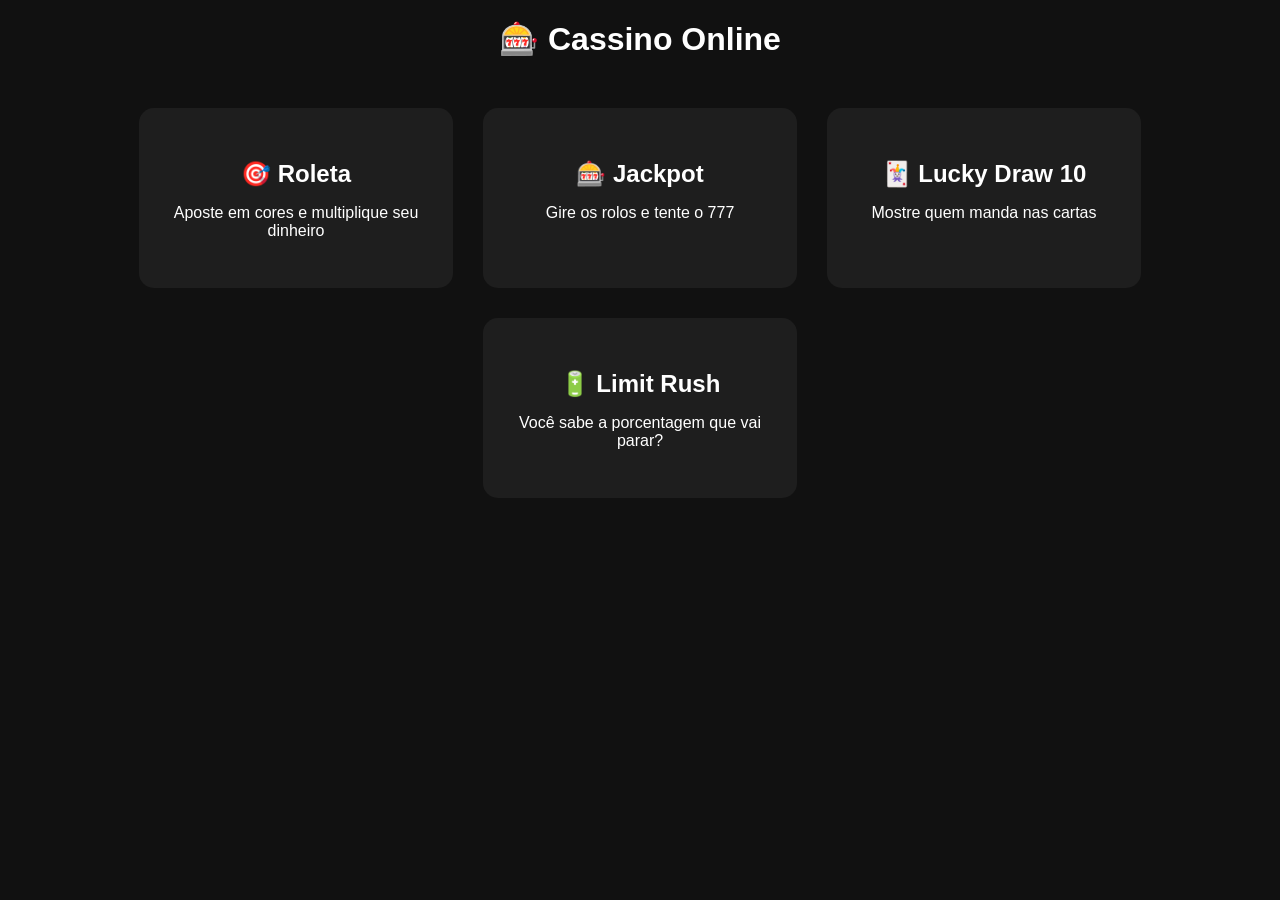
<file: index.html>
<!DOCTYPE html>
<html lang="pt-br">
<head>
  <meta charset="UTF-8">
  <title>Casino App</title>
  <link rel="stylesheet" href="style.css">
</head>
<body>

<h1>🎰 Cassino Online</h1>

<div class="container">

  <div class="card" onclick="irPara('roleta.html')">
    <h2>🎯 Roleta</h2>
    <p>Aposte em cores e multiplique seu dinheiro</p>
  </div>

  <div class="card" onclick="irPara('jackpot.html')">
    <h2>🎰 Jackpot</h2>
    <p>Gire os rolos e tente o 777</p>
  </div>

  <div class="card" onclick="irPara('cartas.html')">
    <h2>🃏 Lucky Draw 10</h2>
    <p>Mostre quem manda nas cartas</p>
  </div>

  <div class="card" onclick="irPara('limit.html')">
    <h2>🔋 Limit Rush</h2>
    <p>Você sabe a porcentagem que vai parar?</p>
  </div>

</div>

<script src="script.js"></script>
</body>
</html>
</file>
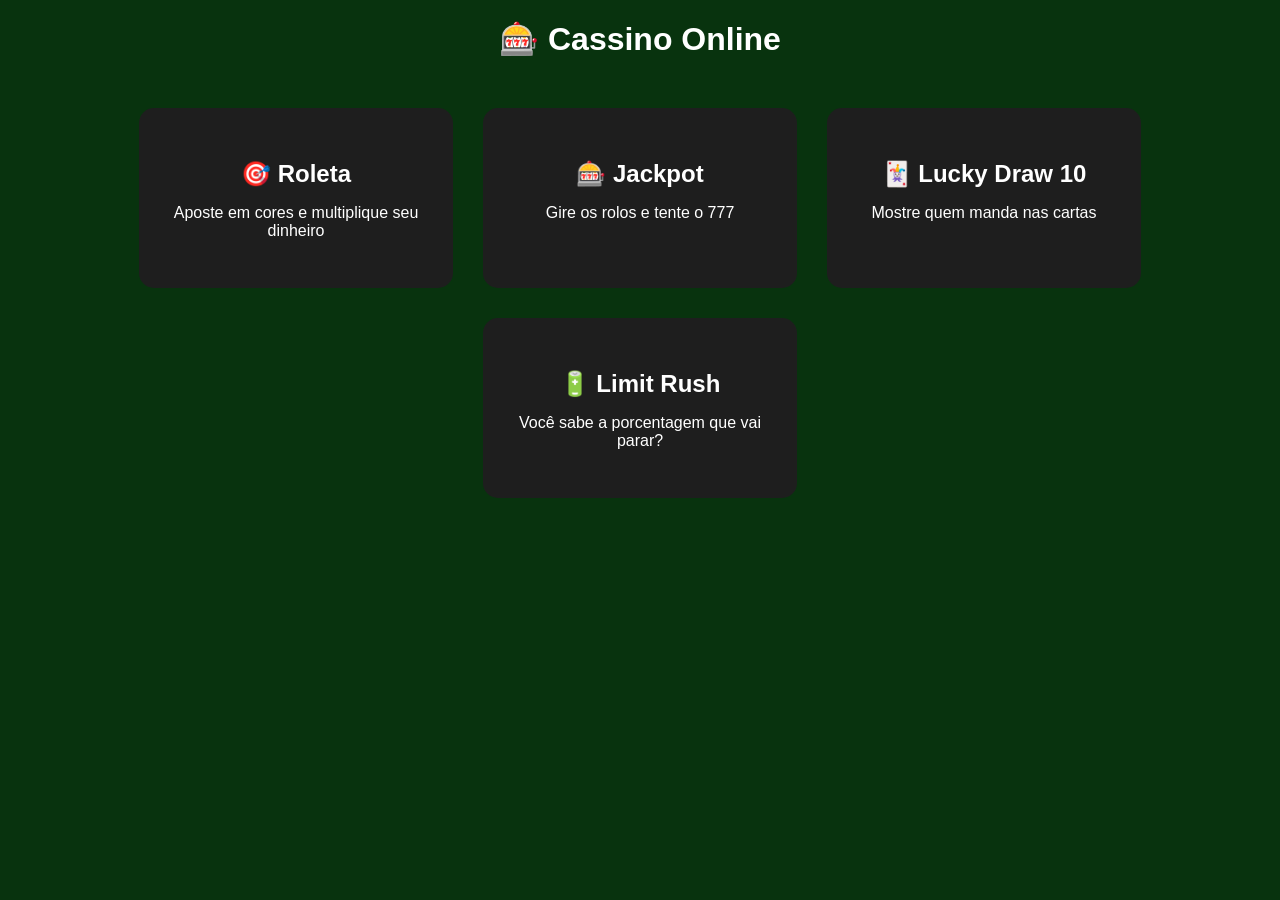
<file: view/index.html>
<!DOCTYPE html>
<html lang="pt-br">
<head>
  <meta charset="UTF-8">
  <title>Casino App</title>
  <link rel="stylesheet" href="../assets/style.css">
</head>
<body>

<h1>🎰 Cassino Online</h1>

<div class="container">

  <div class="card" onclick="irPara('roleta.html')">
    <h2>🎯 Roleta</h2>
    <p>Aposte em cores e multiplique seu dinheiro</p>
  </div>

  <div class="card" onclick="irPara('jackpot.html')">
    <h2>🎰 Jackpot</h2>
    <p>Gire os rolos e tente o 777</p>
  </div>

  <div class="card" onclick="irPara('cartas.html')">
    <h2>🃏 Lucky Draw 10</h2>
    <p>Mostre quem manda nas cartas</p>
  </div>

  <div class="card" onclick="irPara('limit.html')">
    <h2>🔋 Limit Rush</h2>
    <p>Você sabe a porcentagem que vai parar?</p>
  </div>

</div>

<script src="../assets/script.js"></script>
</body>
</html>
</file>
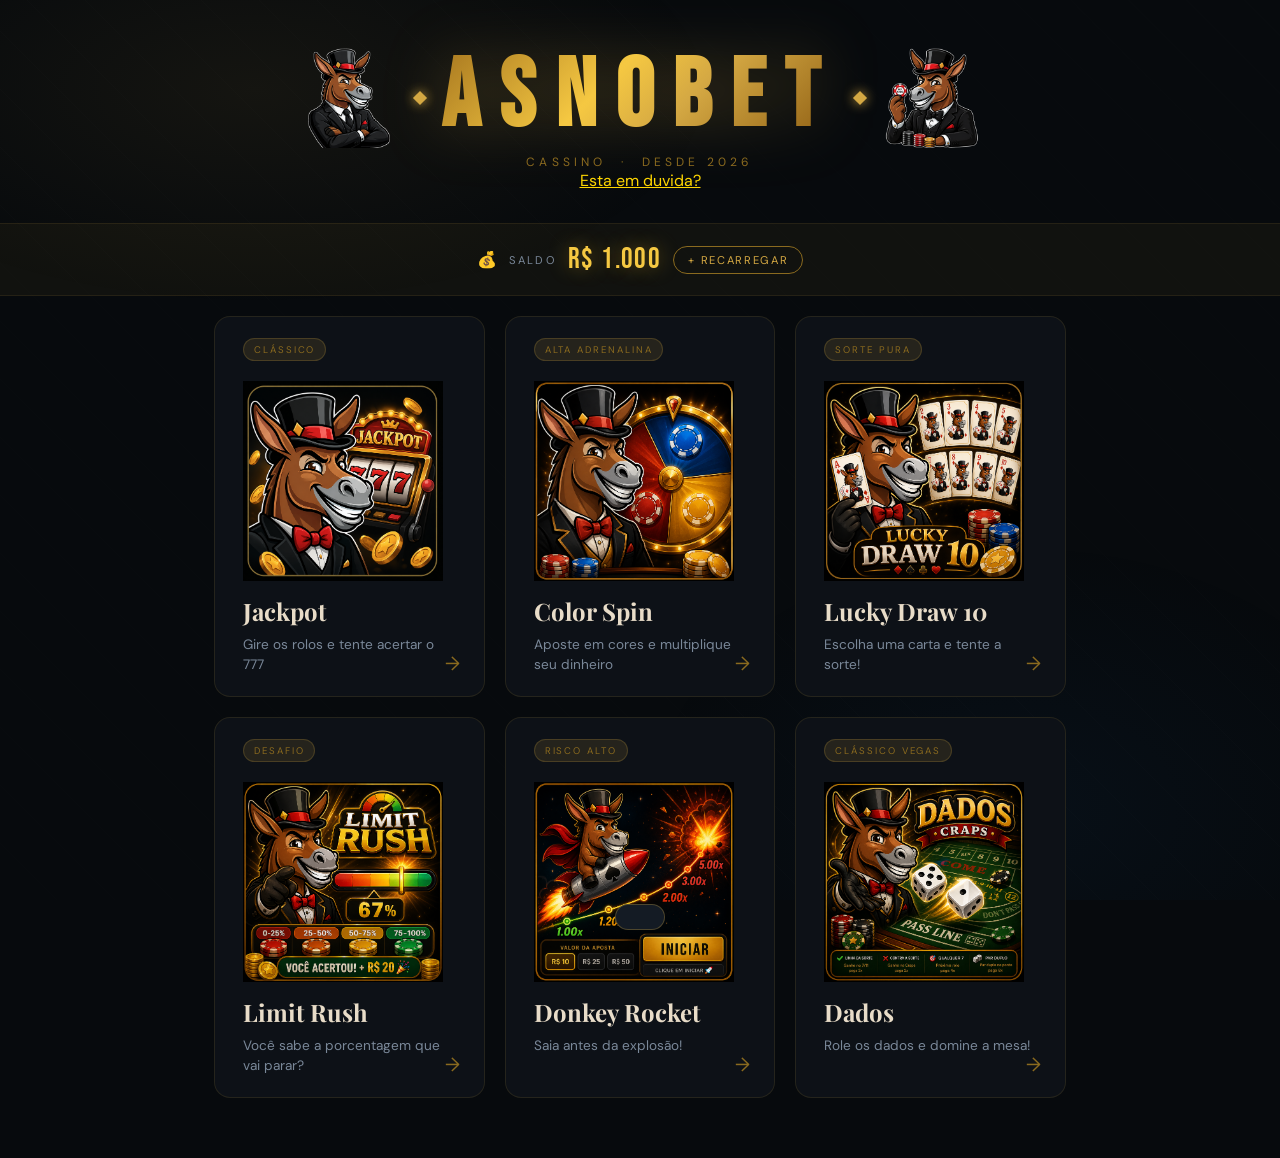
<file: views/index.html>
<!DOCTYPE html>
<html lang="pt-br">

<head>
  <meta charset="UTF-8">
  <meta name="viewport" content="width=device-width, initial-scale=1.0">
  <title>ASNOBET Casino</title>
  <link rel="stylesheet" href="../assets/css/style.css">
  <link rel="icon" href="..\assets\img\iconeA.png">
</head>

<body>

  <!-- ── HEADER ────────────────────────────────────── -->
  <header>
    <div class="logo-line">
      <img src="..\assets\img\esquerda.png" alt="esquerdo">
      <div class="logo-diamond"></div>
      <h1>ASNOBET</h1>
      <div class="logo-diamond"></div>
      <img src="..\assets\img\direita.png" alt="direita">
    </div>
    <p>Cassino &nbsp;·&nbsp; desde 2026</p>
    <a href="venha.html" style="color: gold;">Esta em duvida?</a>
  </header>

  <!-- ── SALDO ─────────────────────────────────────── -->
  <div class="saldo-bar">
    <span>💰</span>
    <span class="saldo-label">Saldo</span>
    <span class="saldo-valor" id="saldoDisplay">R$ 1.000</span>
    <button class="btn-reload" id="btnRecarregar">+ Recarregar</button>
  </div>

  <!-- ── PAGE: HOME ────────────────────────────────── -->
  <div id="pageHome" class="page active">
    <div class="home-grid">

      <div class="game-card" data-navigate="jackpot">
        <span class="card-badge">Clássico</span>
        <img class="card-img" src="../assets/img/jackpot.png" alt="Jackpot">
        <div class="card-title">Jackpot</div>
        <p class="card-desc">Gire os rolos e tente acertar o 777</p>
        <span class="card-arrow">→</span>
      </div>

      <div class="game-card" data-navigate="roleta">
        <span class="card-badge">Alta adrenalina</span>
        <img class="card-img" src="../assets/img/color.png" alt="Color Spin">
        <div class="card-title">Color Spin</div>
        <p class="card-desc">Aposte em cores e multiplique seu dinheiro</p>
        <span class="card-arrow">→</span>
      </div>

      <div class="game-card" data-navigate="cartas">
        <span class="card-badge">Sorte pura</span>
        <img class="card-img" src="../assets/img/draw10.png" alt="Lucky Draw 10">
        <div class="card-title">Lucky Draw 10</div>
        <p class="card-desc">Escolha uma carta e tente a sorte!</p>
        <span class="card-arrow">→</span>
      </div>

      <div class="game-card" data-navigate="limit">
        <span class="card-badge">Desafio</span>
        <img class="card-img" src="../assets/img/limit.png" alt="Limit Rush">
        <div class="card-title">Limit Rush</div>
        <p class="card-desc">Você sabe a porcentagem que vai parar?</p>
        <span class="card-arrow">→</span>
      </div>

      <div class="game-card" data-navigate="rocket">
        <span class="card-badge">Risco alto</span>
        <img class="card-img" src="../assets/img/rocket.png" alt="Donkey Rocket">
        <div class="card-title">Donkey Rocket</div>
        <p class="card-desc">Saia antes da explosão!</p>
        <span class="card-arrow">→</span>
      </div>

      <div class="game-card" data-navigate="craps">
        <span class="card-badge">Clássico Vegas</span>
        <img class="card-img" src="../assets/img/dados.png" alt="Dados">
        <div class="card-title">Dados</div>
        <p class="card-desc">Role os dados e domine a mesa!</p>
        <span class="card-arrow">→</span>
      </div>

    </div>
  </div>

  <!-- ── PAGE: JACKPOT ─────────────────────────────── -->
  <div id="pageJackpot" class="page">
    <div class="page-header">
      <button class="btn-back" data-navigate="home">← Voltar</button>
      <div class="page-title">🎰 Jackpot</div>
      <button class="btn-guia" onclick="UI.abrirGuia('jackpot')">📖 Guia</button>
    </div>
    <div class="game-area">
      <div class="game-panel">

        <div class="slot-machine">
          <div class="rolo" id="rolo1">7</div>
          <div class="rolo" id="rolo2">7</div>
          <div class="rolo" id="rolo3">7</div>
        </div>

        <div class="bet-section">
          <div class="bet-label">Valor da aposta</div>
          <div class="bet-btns">
            <button class="bet-btn active" data-valor="10">R$ 10</button>
            <button class="bet-btn" data-valor="25">R$ 25</button>
            <button class="bet-btn" data-valor="50">R$ 50</button>
            <button class="bet-btn" data-valor="100">R$ 100</button>
          </div>
        </div>

        <button class="btn-main" id="btnJackpot">GIRAR</button>
        <div class="resultado neutro" id="resultadoJackpot">Aposte e gire para começar</div>

      </div>
    </div>
  </div>

  <!-- ── PAGE: ROLETA ──────────────────────────────── -->
  <div id="pageRoleta" class="page">
    <div class="page-header">
      <button class="btn-back" data-navigate="home">← Voltar</button>
      <div class="page-title">🎯 Color Spin</div>
      <button class="btn-guia" onclick="UI.abrirGuia('roleta')">📖 Guia</button>
    </div>

    <div class="game-area">
      <div class="game-panel">

        <div class="roleta-wrapper">
          <div class="pointer"></div>
          <div class="janela">
            <div class="faixa" id="faixa"></div>
          </div>
        </div>

        <div class="bet-section" style="margin-top:16px">
          <div class="bet-label">Valor da aposta</div>
          <div class="bet-btns">
            <button class="bet-btn active" data-valor="10">R$ 10</button>
            <button class="bet-btn" data-valor="25">R$ 25</button>
            <button class="bet-btn" data-valor="50">R$ 50</button>
            <button class="bet-btn" data-valor="100">R$ 100</button>
          </div>
        </div>

        <p class="bet-label" style="margin-bottom:8px">Escolha sua cor:</p>

        <div class="cor-btns">
          <button class="cor-btn vermelho" data-cor="vermelho">
            <img src="../assets/img/v.png" class="btn-img"> Vermelho
          </button>

          <button class="cor-btn azul" data-cor="azul">
            <img src="../assets/img/a.png" class="btn-img"> Azul
          </button>

          <button class="cor-btn dourado" data-cor="dourado">
            <img src="../assets/img/d.png" class="btn-img"> Dourado
          </button>
        </div>

        <div class="resultado neutro" id="resultadoRoleta">
          Selecione uma cor para apostar
        </div>

      </div>
    </div>
  </div>

  <!-- ── PAGE: CARTAS ──────────────────────────────── -->
  <div id="pageCartas" class="page">
    <div class="page-header">
      <button class="btn-back" data-navigate="home">← Voltar</button>
      <div class="page-title">🃏 Lucky Draw 10</div>
      <button class="btn-guia" onclick="UI.abrirGuia('cartas')">📖 Guia</button>
    </div>
    <div class="game-area">
      <div class="game-panel">

        <p style="font-size:.8rem;color:var(--muted);margin-bottom:16px">Escolha uma das cartas abaixo:</p>
        <div class="cartas-grid" id="cartasGrid"></div>

        <div class="carta-revelada" id="cartaRevelada">
          <div class="carta-sub">Carta sorteada</div>
          <div class="carta-num" id="cartaNum">?</div>
        </div>

        <div class="bet-section">
          <div class="bet-label">Valor da aposta</div>
          <div class="bet-btns">
            <button class="bet-btn active" data-valor="10">R$ 10</button>
            <button class="bet-btn" data-valor="25">R$ 25</button>
            <button class="bet-btn" data-valor="50">R$ 50</button>
            <button class="bet-btn" data-valor="100">R$ 100</button>
          </div>
        </div>

        <button class="btn-main" id="btnCartas">SACAR CARTA</button>
        <div class="resultado neutro" id="resultadoCartas">Selecione uma carta para começar</div>

      </div>
    </div>
  </div>

  <!-- ── PAGE: LIMIT ───────────────────────────────── -->
  <div id="pageLimit" class="page">
    <div class="page-header">
      <button class="btn-back" data-navigate="home">← Voltar</button>
      <div class="page-title">📊 Limit Rush</div>
      <button class="btn-guia" onclick="UI.abrirGuia('limit')">📖 Guia</button>
    </div>
    <div class="game-area">
      <div class="game-panel">

        <p style="font-size:.8rem;color:var(--muted);margin-bottom:4px">A barra para em um número aleatório. Você
          acerta?</p>

        <div class="barra-container">
          <div class="barra" id="barra"></div>
        </div>
        <div class="porcentagem-display" id="porcentagem">0%</div>

        <div class="apostas-grid">

          <!-- Valor da aposta -->
          <div class="bet-section">
            <div class="bet-label">Valor da aposta</div>
            <div class="bet-btns">
              <button class="bet-btn active" data-valor="10">R$ 10</button>
              <button class="bet-btn" data-valor="25">R$ 25</button>
              <button class="bet-btn" data-valor="50">R$ 50</button>
              <button class="bet-btn" data-valor="100">R$ 100</button>
            </div>
          </div>

          <div class="aposta-grupo">
            <div class="aposta-grupo-label">Aposta Baixa — intervalo de 25%</div>
            <div class="limit-btns">
              <button class="limit-btn" data-tipo="baixo" data-valor="0">0–25%</button>
              <button class="limit-btn" data-tipo="baixo" data-valor="25">25–50%</button>
              <button class="limit-btn" data-tipo="baixo" data-valor="50">50–75%</button>
              <button class="limit-btn" data-tipo="baixo" data-valor="75">75–100%</button>
            </div>
          </div>

          <div class="aposta-grupo">
            <div class="aposta-grupo-label">Aposta alta — número exato</div>
            <div class="limit-btns">
              <button class="limit-btn" data-tipo="medio" data-valor="1">1%</button>
              <button class="limit-btn" data-tipo="medio" data-valor="50">50%</button>
              <button class="limit-btn" data-tipo="medio" data-valor="100">100%</button>
            </div>
          </div>

          <div class="aposta-grupo">
            <div class="aposta-grupo-label">Aposta media — margem ±5%</div>
            <div class="custom-row">
              <input type="number" id="customLimit" class="custom-input" placeholder="Ex: 37" min="1" max="100">
              <button class="limit-btn" id="btnCustomLimit">Apostar %</button>
            </div>
          </div>

        </div>

        <div class="resultado neutro" id="resultadoLimit">Selecione uma aposta acima</div>

      </div>
    </div>
  </div>

  <!-- ── PAGE: Donkey Rocket ───────────────────────────────── -->

  <div id="pageRocket" class="page" data-page="rocket">
    <div class="page-header">
      <button class="btn-back" data-navigate="home">← Voltar</button>
      <div class="page-title">🚀 Donkey Rocket</div>
      <button class="btn-guia" onclick="UI.abrirGuia('rocket')">📖 Guia</button>
    </div>

    <div class="game-area">
      <div class="game-panel">
        <div class="rocket-bg" id="rocketBg"></div>
        <img src="../assets/img/foguete.png" id="rocketImg" class="rocket-img">

        <div class="multiplier" id="multiplier">1.00x</div>

        <div class="bet-section">
          <div class="bet-label">Valor da aposta</div>
          <div class="bet-btns">
            <button class="bet-btn active" data-valor="10">R$ 10</button>
            <button class="bet-btn" data-valor="25">R$ 25</button>
            <button class="bet-btn" data-valor="50">R$ 50</button>
            <button class="bet-btn" data-valor="100">R$ 100</button>
          </div>
        </div>

        <button class="btn-main" id="btnRocket">INICIAR</button>

        <div class="resultado neutro" id="resultadoRocket">
          Clique em iniciar 🚀
        </div>

      </div>
    </div>
  </div>

  <!-- ── PAGE: CRAPS ──────────────────────────────── -->
  <div id="pageCraps" class="page">
    <div class="page-header">
      <button class="btn-back" data-navigate="home">← Voltar</button>
      <div class="page-title">🎲 Dados</div>
      <button class="btn-guia" onclick="UI.abrirGuia('craps')">📖 Guia</button>
    </div>
    <div class="game-area">

      <!-- Mesa de feltro -->
      <div class="craps-table">

        <!-- Dados animados -->
        <div class="craps-dados">
          <div class="craps-dado" id="crapsDado1">⚄</div>
          <div class="craps-dado" id="crapsDado2">⚄</div>
        </div>

        <!-- Fase e Point -->
        <div class="craps-status">
          <div class="craps-status-item">
            <div class="craps-status-label">Fase</div>
            <div class="craps-fase neutro" id="crapsFase">Lançamento Inicial</div>
          </div>
          <div class="craps-status-item">
            <div class="craps-status-label">Ponto</div>
            <div class="craps-point-val" id="crapsPoint" data-ativo="false">—</div>
          </div>
        </div>

        <!-- Apostas laterais ativas -->
        <div class="craps-laterais">
          <div class="craps-lateral-info" id="crapsApostasLaterais" data-ativo="false">Qualquer 7: inativo</div>
          <div class="craps-lateral-info" id="crapsHardWayInfo" data-ativo="false">Par Duplo: inativo</div>
        </div>

      </div><!-- /craps-table -->

      <div class="game-panel">

        <!-- Valor da aposta -->
        <div class="bet-section">
          <div class="bet-label">Valor da aposta</div>
          <div class="bet-btns">
            <button class="bet-btn active" data-valor="10">R$ 10</button>
            <button class="bet-btn" data-valor="25">R$ 25</button>
            <button class="bet-btn" data-valor="50">R$ 50</button>
            <button class="bet-btn" data-valor="100">R$ 100</button>
          </div>
        </div>

        <!-- Apostas principais -->
        <div class="bet-label" style="margin-bottom:8px">Aposta principal (lançamento inicial):</div>
        <div class="craps-bet-grid">
          <button class="craps-bet-btn" id="btnCrapsPassLine">
            ✅ Linha da Sorte
            <span class="craps-bet-mult">Ganha no 7/11 · paga 2×</span>
          </button>
          <button class="craps-bet-btn" id="btnCrapsDontPass">
            ❌ Contra a Sorte
            <span class="craps-bet-mult">Ganha no Craps · paga 2×</span>
          </button>
        </div>

        <!-- Apostas laterais -->
        <div class="bet-label" style="margin:12px 0 8px">Apostas laterais (qualquer fase):</div>
        <div class="craps-bet-grid">
          <button class="craps-bet-btn" id="btnCrapsAny7">
            🎯 Qualquer 7
            <span class="craps-bet-mult">Próximo rolo · paga 4×</span>
          </button>
          <button class="craps-bet-btn" id="btnCrapsHardWay">
            💥 Par Duplo
            <span class="craps-bet-mult">Par duplo no ponto · paga 8×</span>
          </button>
        </div>

        <!-- Rolar -->
        <button class="btn-main" id="btnCrapsRolar">🎲 ROLAR OS DADOS</button>

        <!-- Resultado -->
        <div class="resultado neutro" id="resultadoCraps">Faça uma aposta e role os dados</div>

        <!-- Log de rolos -->
        <div class="craps-log" id="crapsLog"></div>

      </div>
    </div>
  </div>

  <!-- ── TOAST ─────────────────────────────────────── -->
  <div class="toast" id="toast"></div>

  <!-- ── SCRIPTS (ordem importa) ───────────────────── -->
  <script src="../assets/js/store.js"></script>
  <script src="../assets/js/ui.js"></script>
  <script src="../assets/js/jackpot.js"></script>
  <script src="../assets/js/roleta.js"></script>
  <script src="../assets/js/cartas.js"></script>
  <script src="../assets/js/limit.js"></script>
  <script src="../assets/js/rocket.js"></script>
  <script src="../assets/js/craps.js"></script>
  <script src="../assets/js/app.js"></script>

</body>

</html>
</file>
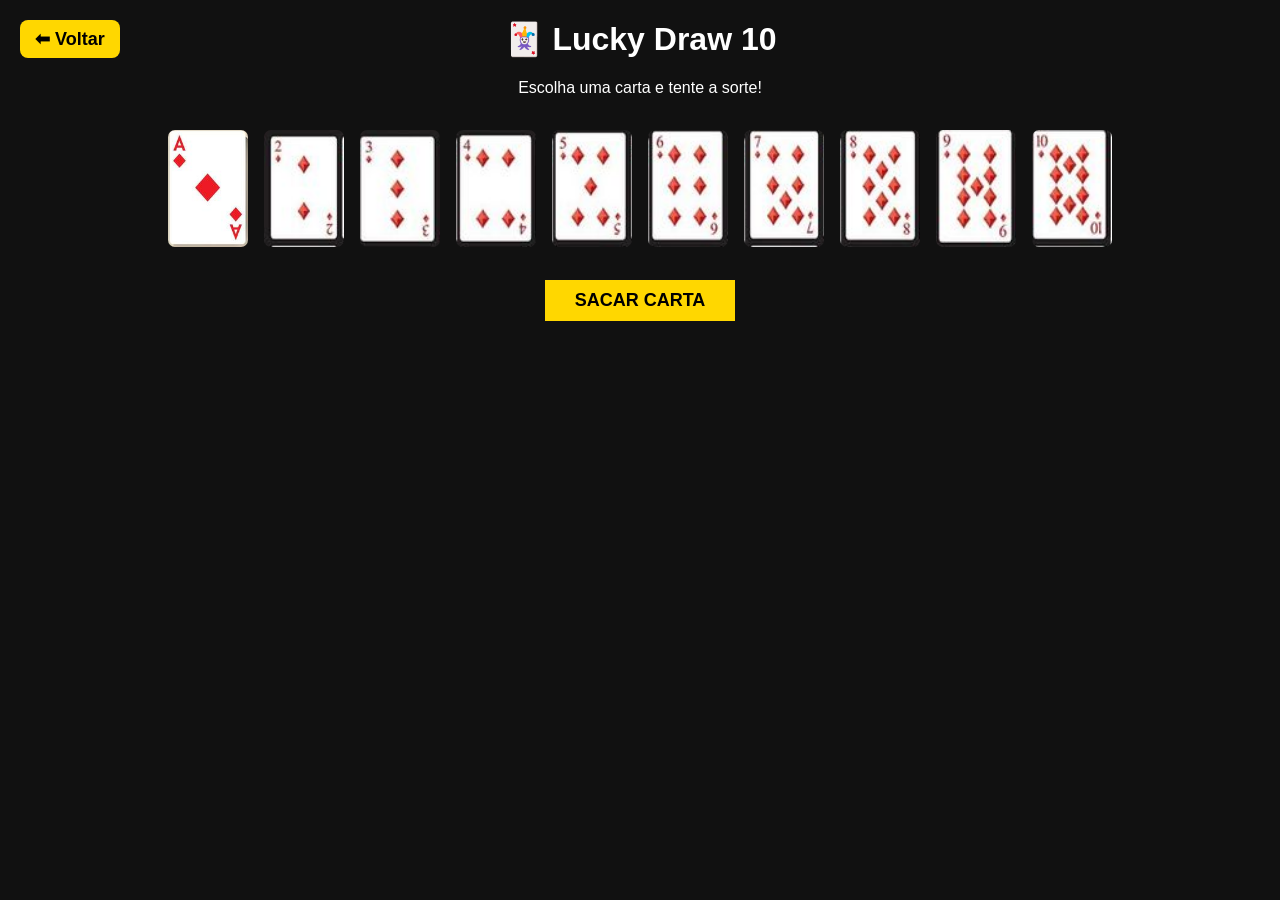
<file: cartas.html>
<!DOCTYPE html>
<html lang="pt-br">
<head>
  <meta charset="UTF-8">
  <title>Lucky Draw 10</title>
  <link rel="stylesheet" href="style.css">
</head>
<body>

<button class="voltar" onclick="voltarHome()">⬅ Voltar</button>

<h1>🃏 Lucky Draw 10</h1>
<p>Escolha uma carta e tente a sorte!</p>

<div class="cartas" id="cartas"></div>

<button onclick="sortear()">SACAR CARTA</button>

<h2 id="resultado"></h2>

<script src="lucky.js"></script>
</body>
</html>
</file>
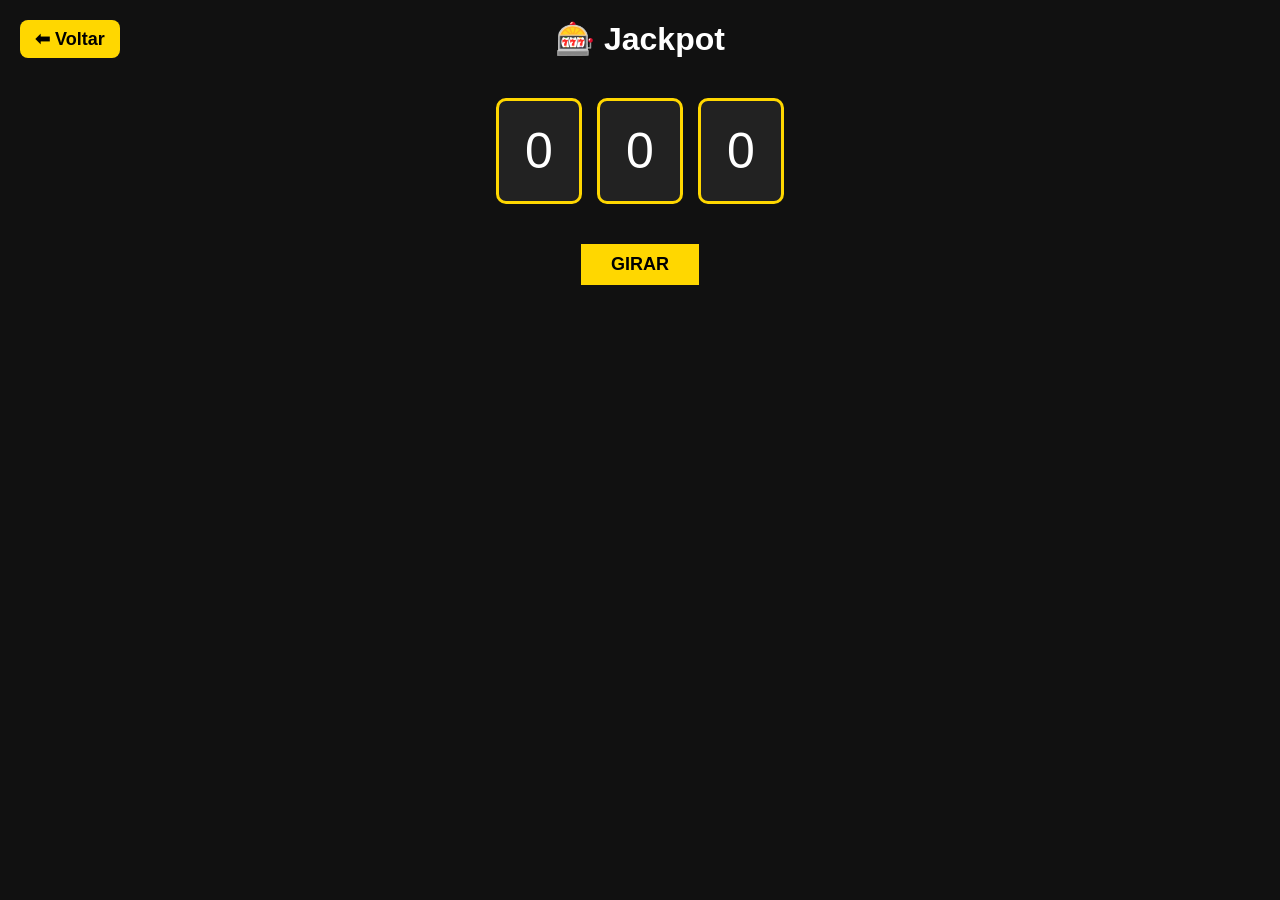
<file: jackpot.html>
<!DOCTYPE html>
<html lang="pt-br">
<head>
  <meta charset="UTF-8">
  <title>Jackpot</title>
  <link rel="stylesheet" href="style.css">
</head>
<body>
  <button class="voltar" onclick="voltarHome()">⬅ Voltar</button>

<h1>🎰 Jackpot</h1>

<div class="slot">
  <div class="rolo" id="rolo1">0</div>
  <div class="rolo" id="rolo2">0</div>
  <div class="rolo" id="rolo3">0</div>
</div>

<button onclick="girar()">GIRAR</button>

<p id="resultado"></p>

<script src="script.js"></script>
</body>
</html>
</file>
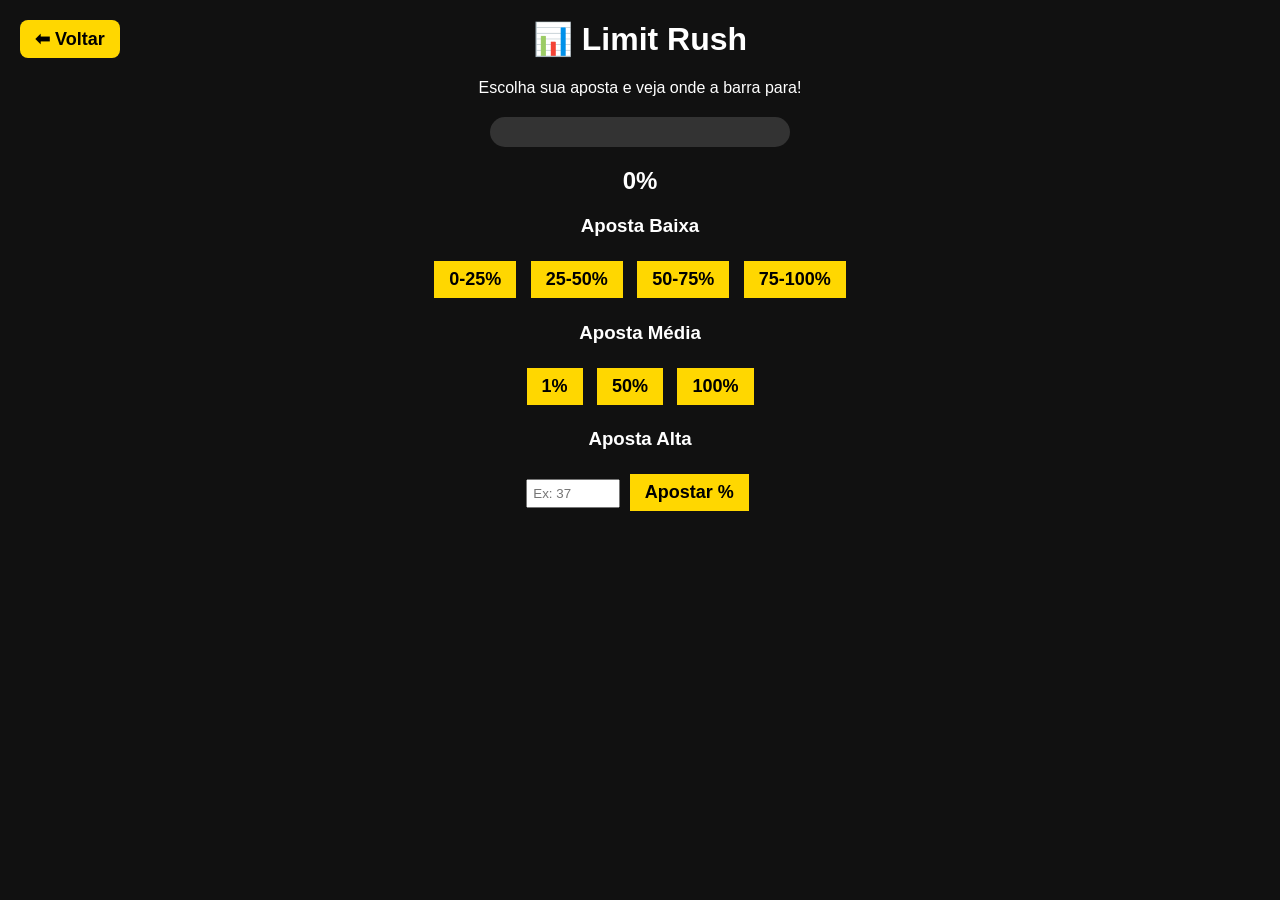
<file: limit.html>
<!DOCTYPE html>
<html lang="pt-br">

<head>
    <meta charset="UTF-8">
    <title>Limit Rush</title>
    <link rel="stylesheet" href="style.css">
</head>

<body>

    <button class="voltar" onclick="voltarHome()">⬅ Voltar</button>

    <h1>📊 Limit Rush</h1>
    <p>Escolha sua aposta e veja onde a barra para!</p>

    <!-- Barra -->
    <div class="barra-container">
        <div class="barra" id="barra"></div>
    </div>

    <h2 id="porcentagem">0%</h2>

    <!-- Apostas -->
    <div class="apostas">

        <h3>Aposta Baixa</h3>
        <button onclick="apostar('baixo', 0)"> 0-25%</button>
        <button onclick="apostar('baixo', 25)"> 25-50%</button>
        <button onclick="apostar('baixo', 50)"> 50-75%</button>
        <button onclick="apostar('baixo', 75)"> 75-100%</button>

        <h3>Aposta Média</h3>
        <button onclick="apostar('medio', 1)">1%</button>
        <button onclick="apostar('medio', 50)">50%</button>
        <button onclick="apostar('medio', 100)">100%</button>

        <h3>Aposta Alta</h3>
        <input type="number" id="custom" placeholder="Ex: 37">
        <button onclick="apostarCustom()">Apostar %</button>

    </div>

    <p id="resultado"></p>

    <script src="limit.js"></script>
</body>

</html>
</file>
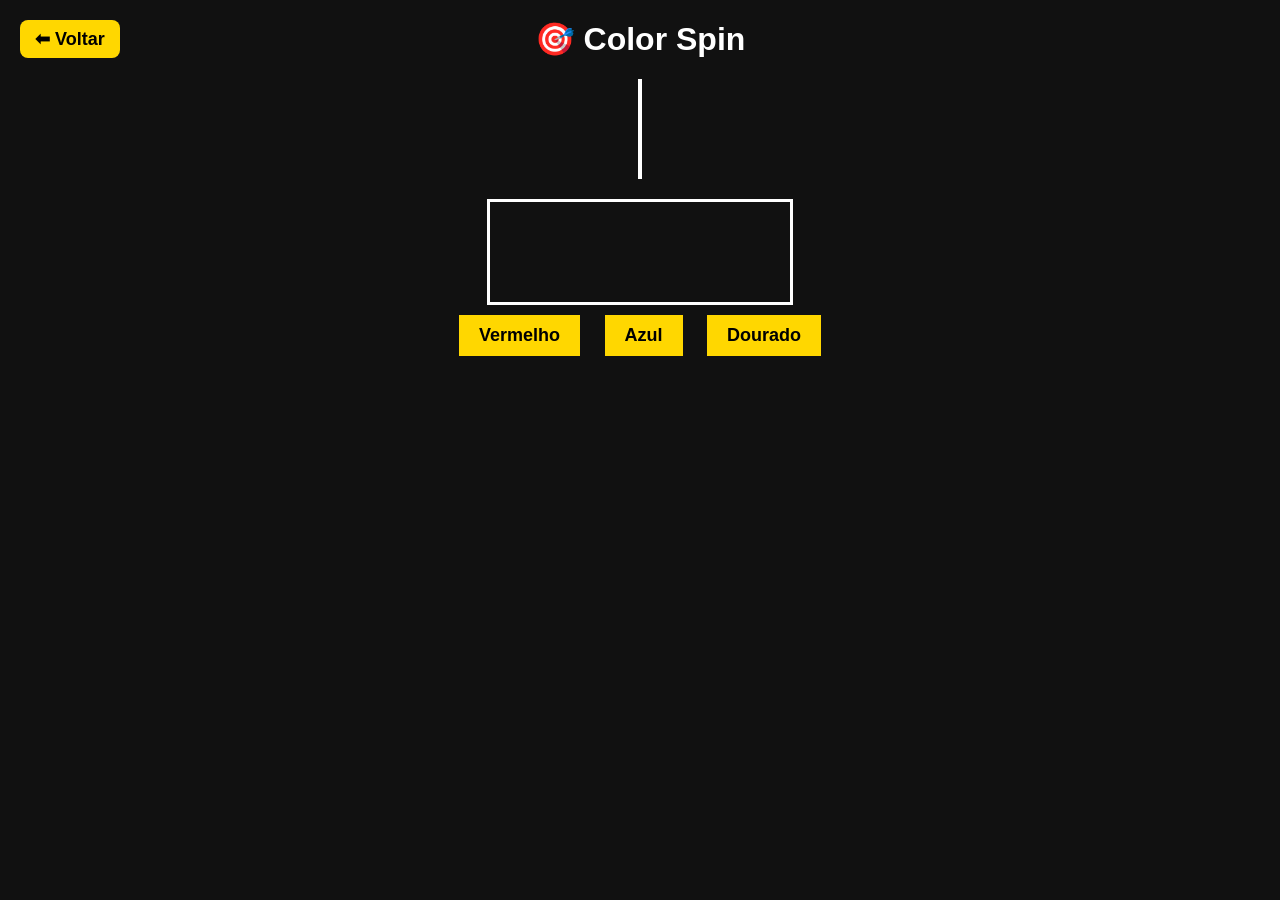
<file: roleta.html>
<!DOCTYPE html>
<html lang="pt-br">
<head>
  <meta charset="UTF-8">
  <title>Color Spin</title>
  <link rel="stylesheet" href="style.css">
</head>
<body>

<button class="voltar" onclick="voltarHome()">⬅ Voltar</button>

<h1>🎯 Color Spin</h1>

<!-- Linha central (onde decide o resultado) -->
<div class="ponteiro"></div>

<!-- Container da roleta -->
<div class="janela">
  <div class="faixa" id="faixa"></div>
</div>

<!-- Apostas -->
<div class="botoes">
  <button onclick="apostar('vermelho')">Vermelho</button>
  <button onclick="apostar('azul')">Azul</button>
  <button onclick="apostar('dourado')">Dourado</button>
</div>

<p id="resultado"></p>

<script src="roleta.js"></script>
</body>
</html>
</file>
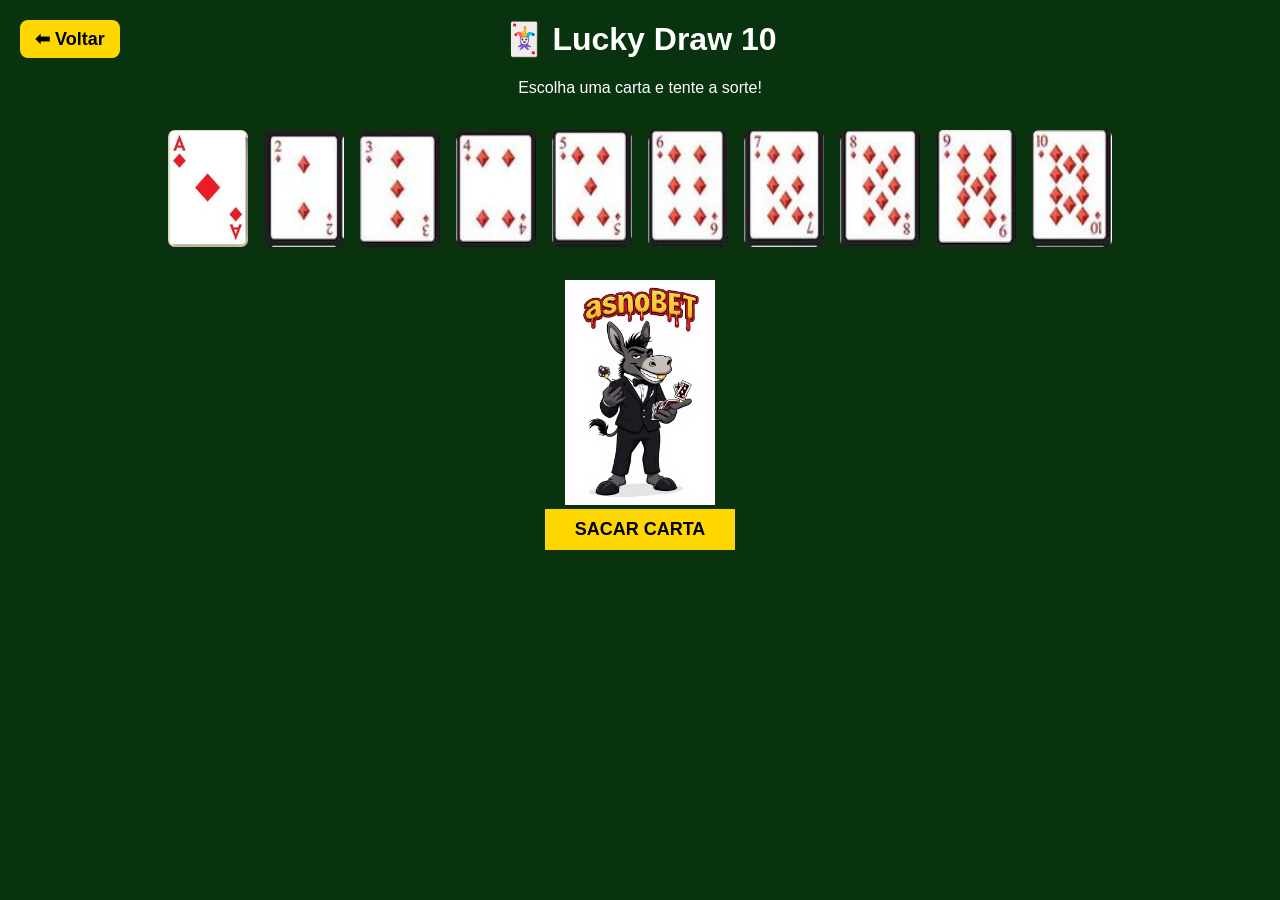
<file: view/cartas.html>
<!DOCTYPE html>
<html lang="pt-br">
<head>
  <meta charset="UTF-8">
  <title>Lucky Draw 10</title>
  <link rel="stylesheet" href="../assets/style.css">
</head>
<body>

<button class="voltar" onclick="voltarHome()">⬅ Voltar</button>

<h1>🃏 Lucky Draw 10</h1>
<p>Escolha uma carta e tente a sorte!</p>

<div class="cartas" id="cartas"></div>

<div id="area-carta">
    <img id="imgCarta" src="../assets/img/verso.jpg" alt="Carta" width="150">
</div>

<button onclick="sortear()">SACAR CARTA</button>

<h2 id="resultado"></h2>

<script src="../assets/lucky.js"></script>
</body>
</html>
</file>
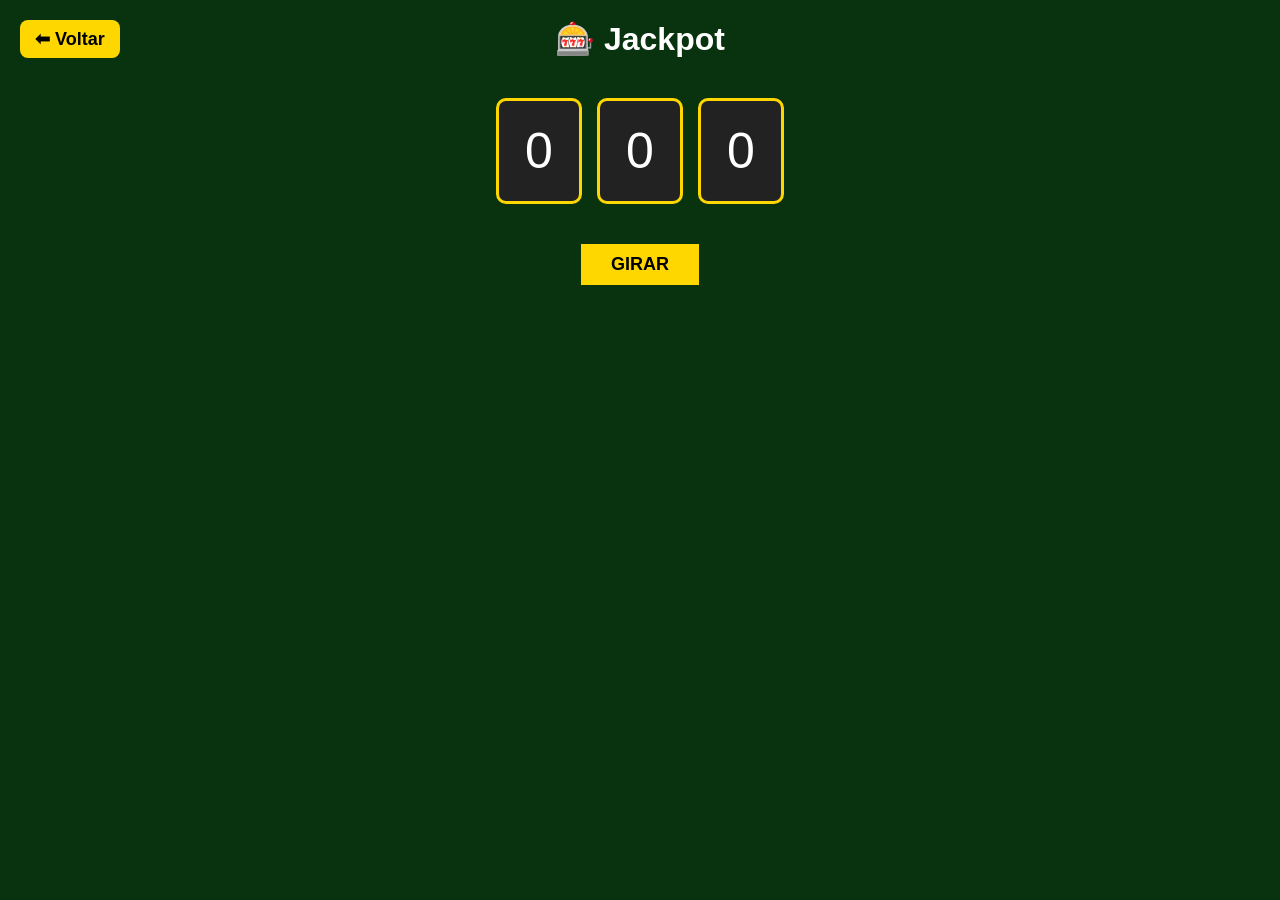
<file: view/jackpot.html>
<!DOCTYPE html>
<html lang="pt-br">
<head>
  <meta charset="UTF-8">
  <title>Jackpot</title>
  <link rel="stylesheet" href="../assets/style.css">
</head>
<body>
  <button class="voltar" onclick="voltarHome()">⬅ Voltar</button>

<h1>🎰 Jackpot</h1>

<div class="slot">
  <div class="rolo" id="rolo1">0</div>
  <div class="rolo" id="rolo2">0</div>
  <div class="rolo" id="rolo3">0</div>
</div>

<button onclick="girar()">GIRAR</button>

<p id="resultado"></p>

<script src="../assets/script.js"></script>
</body>
</html>
</file>
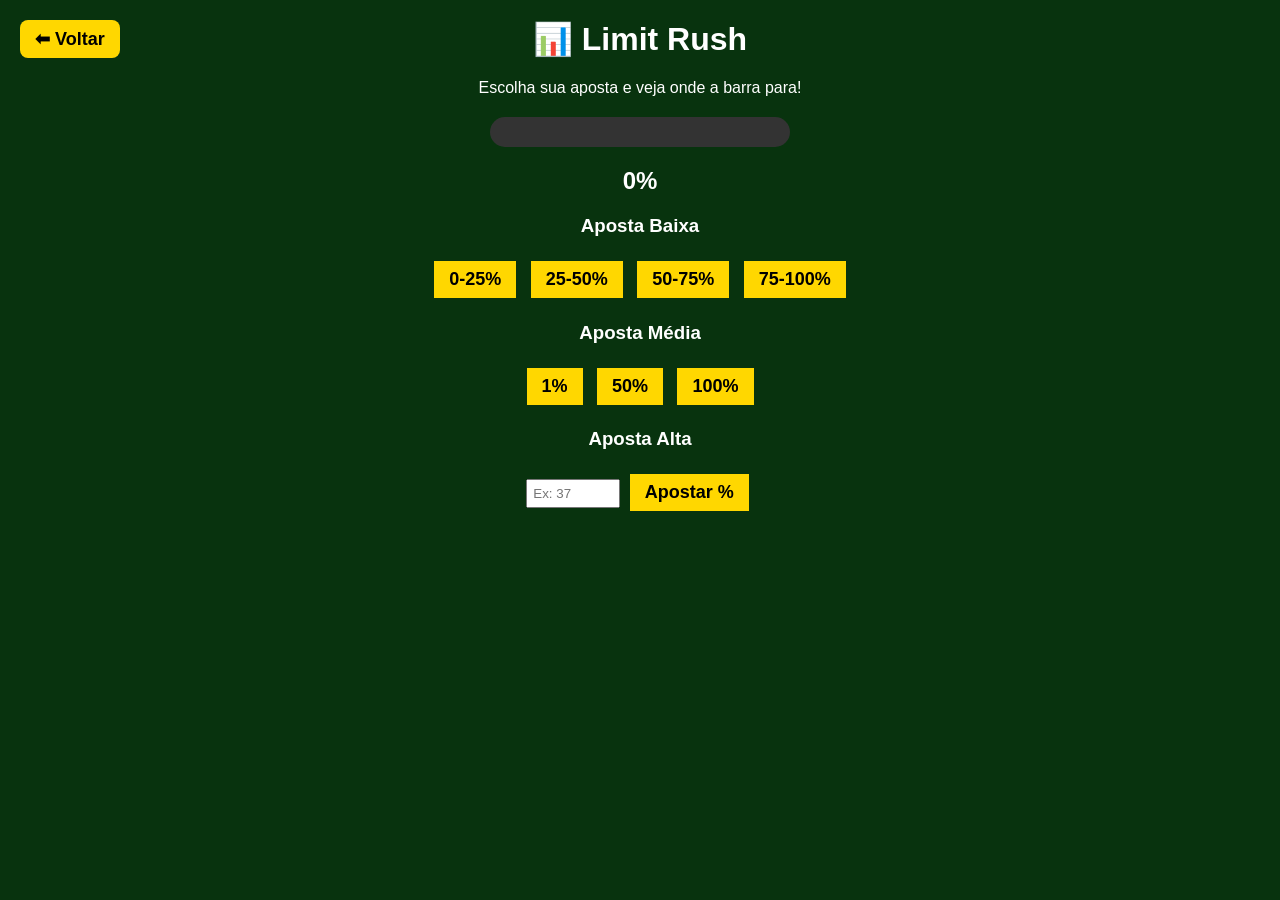
<file: view/limit.html>
<!DOCTYPE html>
<html lang="pt-br">

<head>
    <meta charset="UTF-8">
    <title>Limit Rush</title>
    <link rel="stylesheet" href="../assets/style.css">
</head>

<body>

    <button class="voltar" onclick="voltarHome()">⬅ Voltar</button>

    <h1>📊 Limit Rush</h1>
    <p>Escolha sua aposta e veja onde a barra para!</p>

    <!-- Barra -->
    <div class="barra-container">
        <div class="barra" id="barra"></div>
    </div>

    <h2 id="porcentagem">0%</h2>

    <!-- Apostas -->
    <div class="apostas">

        <h3>Aposta Baixa</h3>
        <button onclick="apostar('baixo', 0)"> 0-25%</button>
        <button onclick="apostar('baixo', 25)"> 25-50%</button>
        <button onclick="apostar('baixo', 50)"> 50-75%</button>
        <button onclick="apostar('baixo', 75)"> 75-100%</button>

        <h3>Aposta Média</h3>
        <button onclick="apostar('medio', 1)">1%</button>
        <button onclick="apostar('medio', 50)">50%</button>
        <button onclick="apostar('medio', 100)">100%</button>

        <h3>Aposta Alta</h3>
        <input type="number" id="custom" placeholder="Ex: 37">
        <button onclick="apostarCustom()">Apostar %</button>

    </div>

    <p id="resultado"></p>

    <script src="../assets/limit.js"></script>
</body>

</html>
</file>
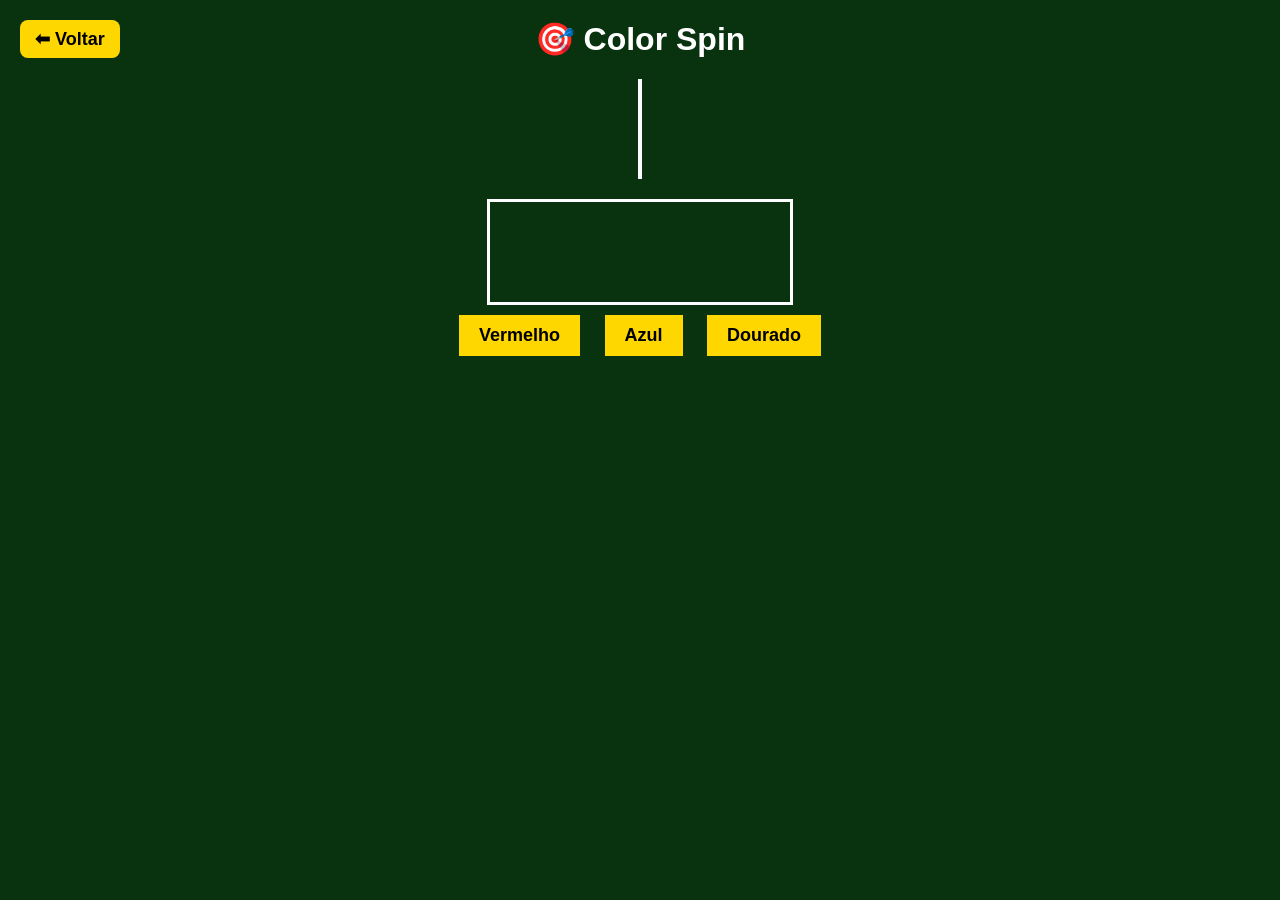
<file: view/roleta.html>
<!DOCTYPE html>
<html lang="pt-br">
<head>
  <meta charset="UTF-8">
  <title>Color Spin</title>
  <link rel="stylesheet" href="../assets/style.css">
</head>
<body>

<button class="voltar" onclick="voltarHome()">⬅ Voltar</button>

<h1>🎯 Color Spin</h1>

<!-- Linha central (onde decide o resultado) -->
<div class="ponteiro"></div>

<!-- Container da roleta -->
<div class="janela">
  <div class="faixa" id="faixa"></div>
</div>

<!-- Apostas -->
<div class="botoes">
  <button onclick="apostar('vermelho')">Vermelho</button>
  <button onclick="apostar('azul')">Azul</button>
  <button onclick="apostar('dourado')">Dourado</button>
</div>

<p id="resultado"></p>

<script src="../assets/roleta.js"></script>
</body>
</html>
</file>
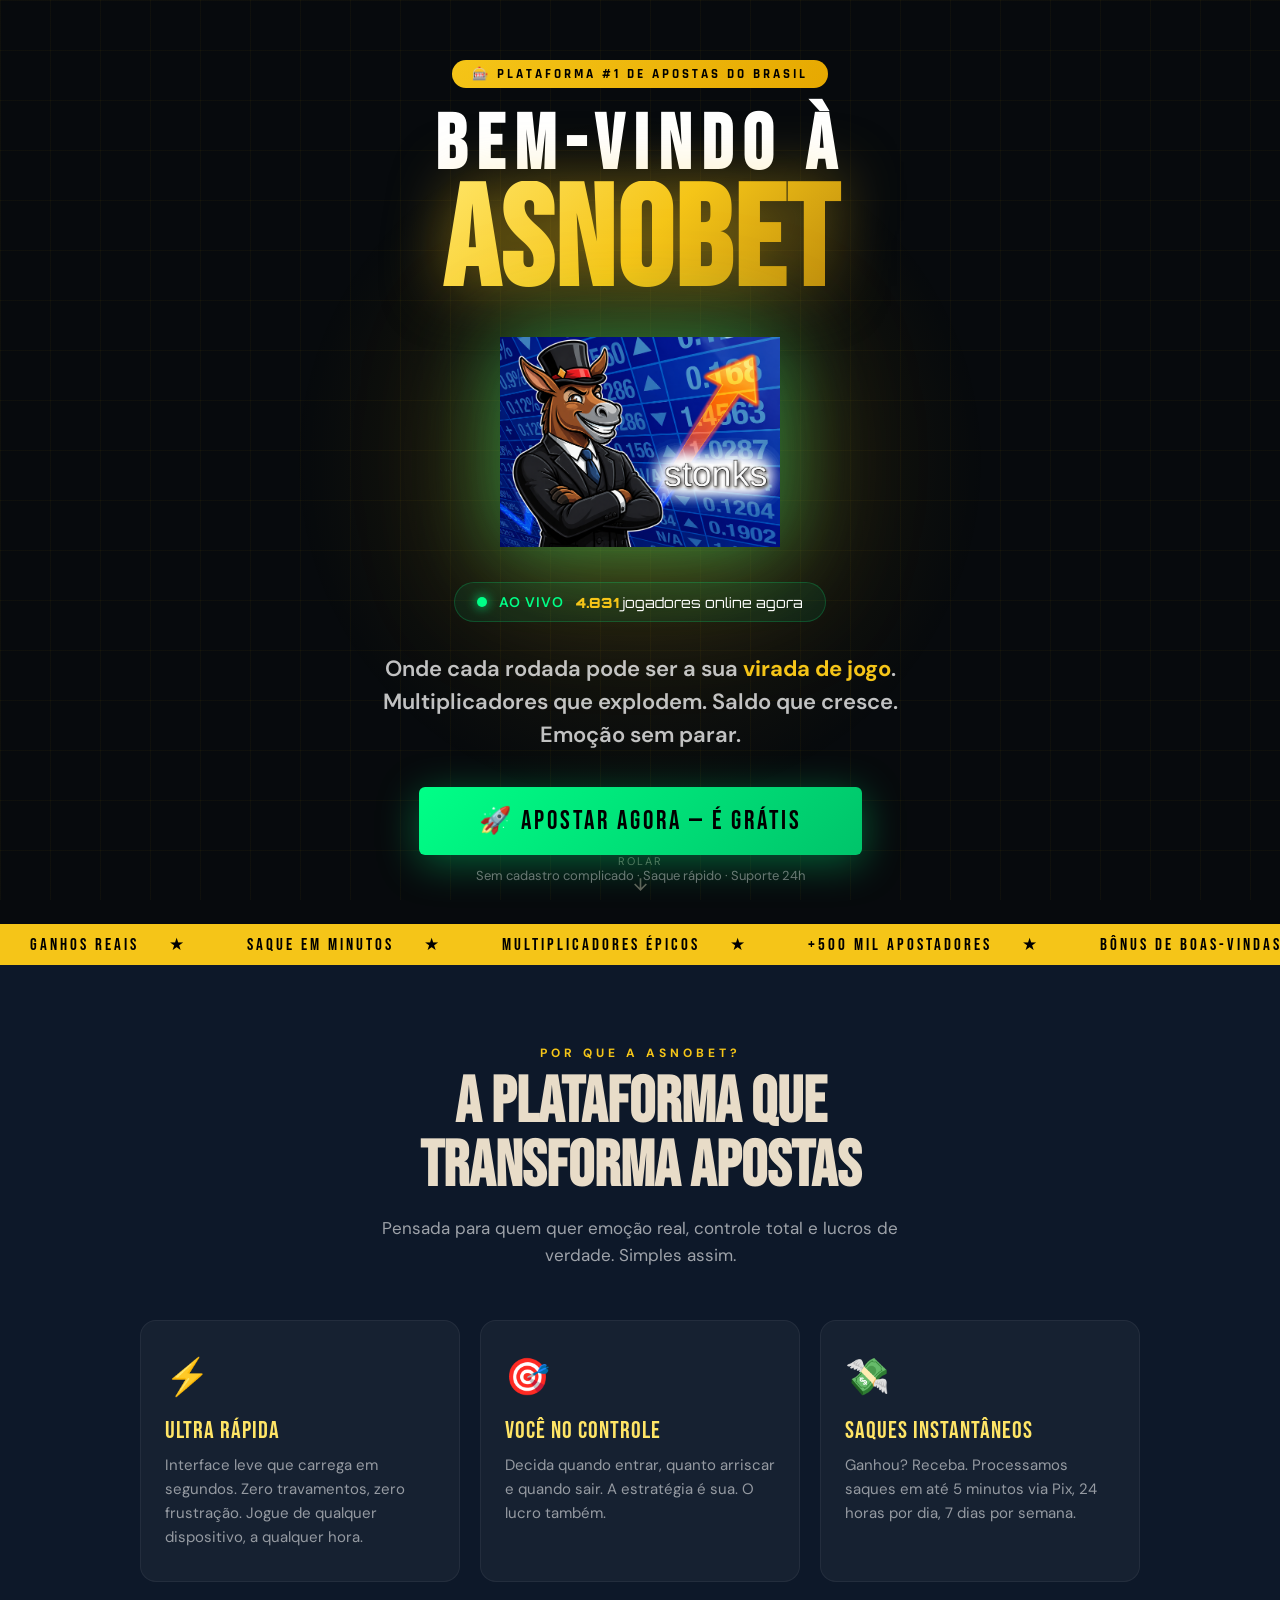
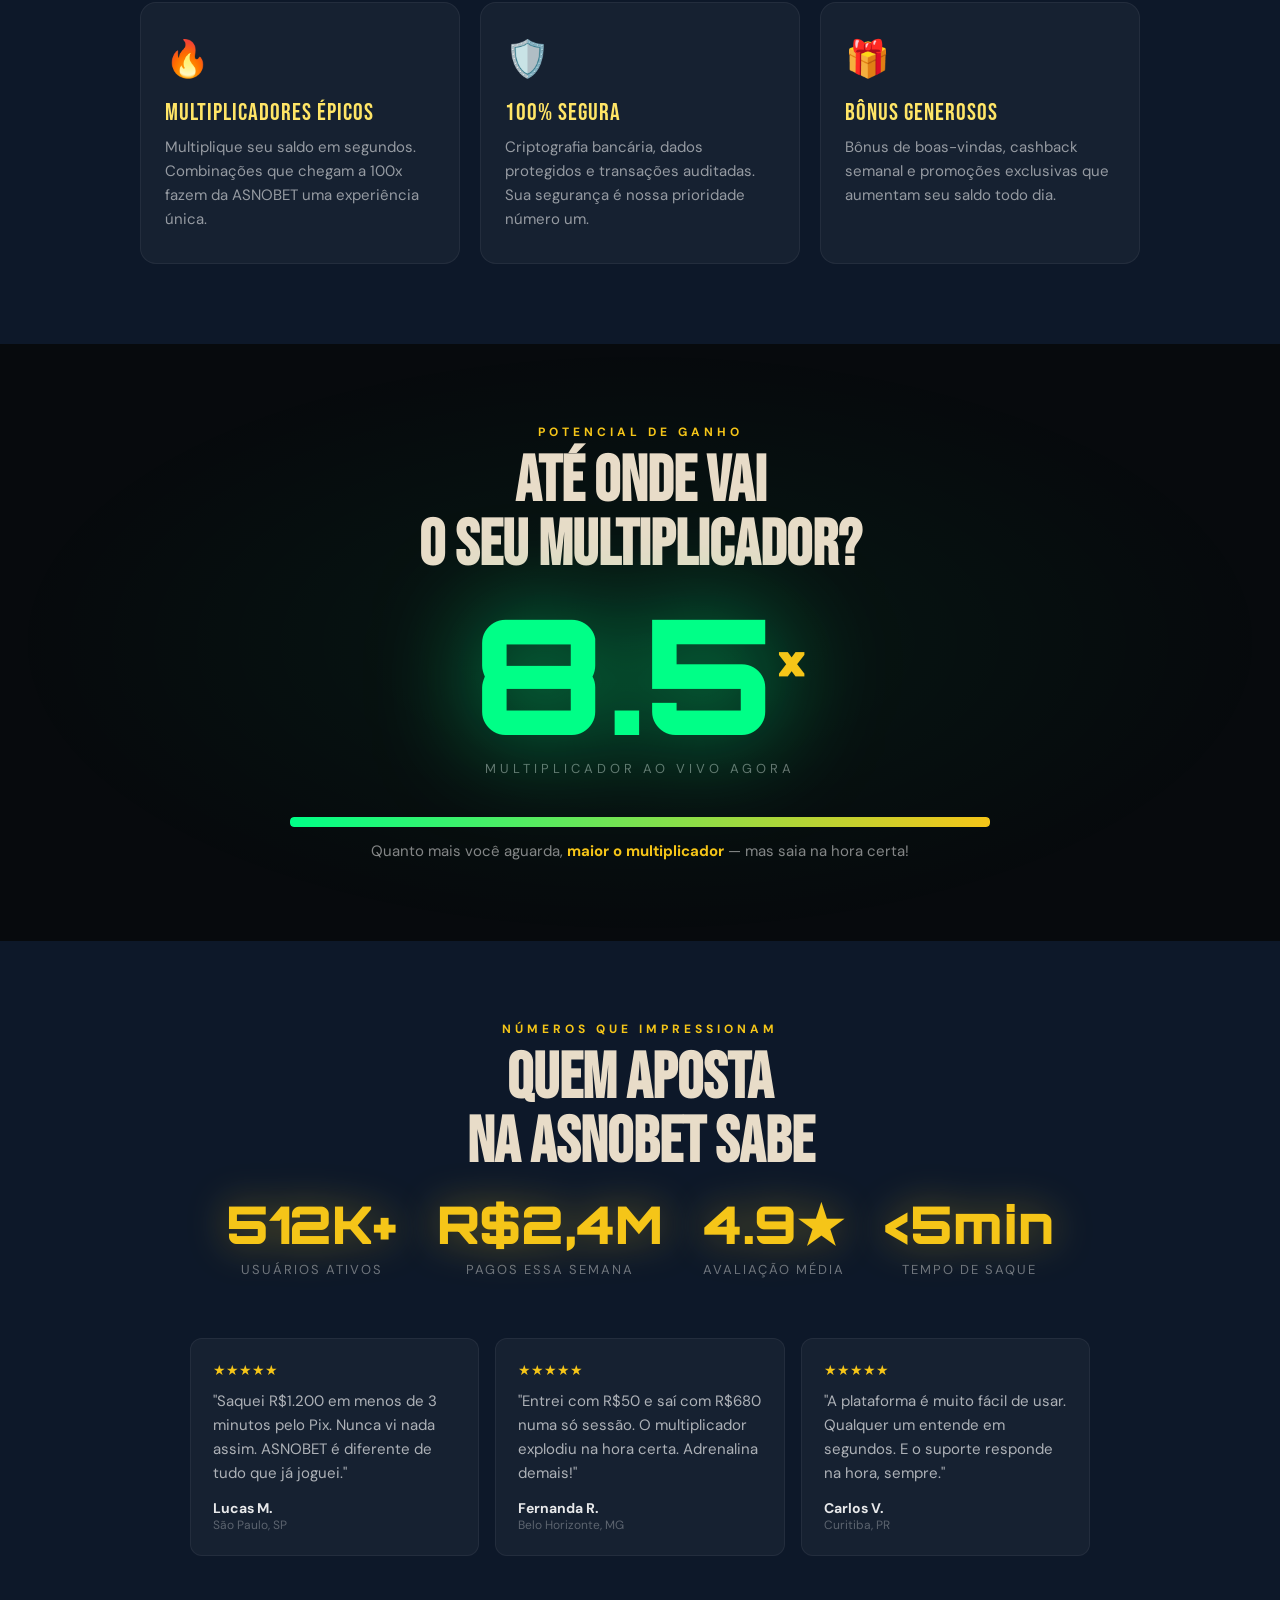
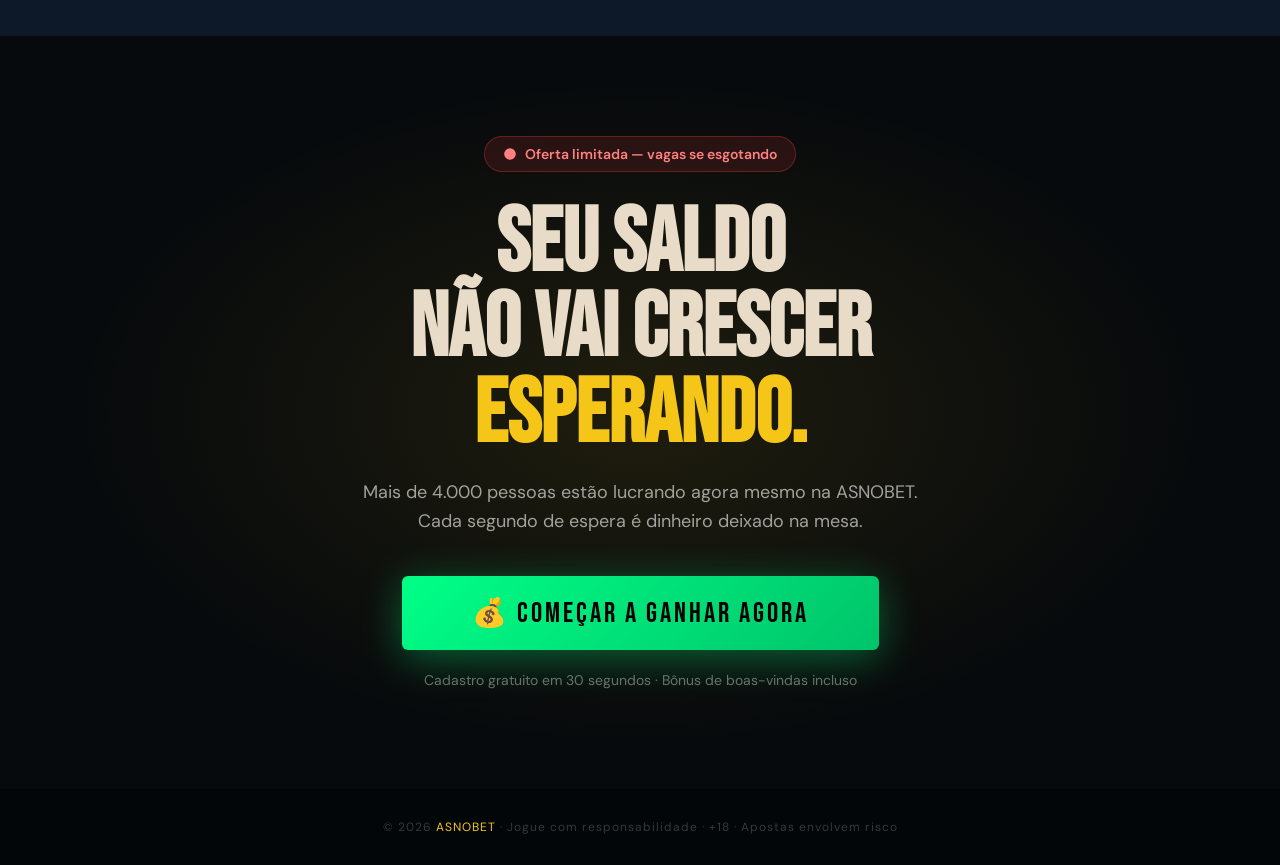
<file: views/venha.html>
<!DOCTYPE html>
<html lang="pt-BR">
<head>
    <meta charset="UTF-8">
    <meta name="viewport" content="width=device-width, initial-scale=1.0">
    <title>ASNOBET — Sua Sorte Começa Aqui</title>
    <link href="https://fonts.googleapis.com/css2?family=Bebas+Neue&family=Rajdhani:wght@400;600;700&family=Orbitron:wght@700;900&display=swap" rel="stylesheet">
    <link rel="stylesheet" href="../assets/css/style.css">
</head>
<body class="venha-body">

<!-- Floating particles -->
<div class="particle" style="left:8%;--dur:9s;--delay:0s">💰</div>
<div class="particle" style="left:20%;--dur:12s;--delay:2s">🚀</div>
<div class="particle" style="left:40%;--dur:10s;--delay:4s">⭐</div>
<div class="particle" style="left:60%;--dur:11s;--delay:1s">💎</div>
<div class="particle" style="left:75%;--dur:8s;--delay:3s">🔥</div>
<div class="particle" style="left:88%;--dur:13s;--delay:5s">💰</div>

<!-- ════════════════════ HERO ════════════════════ -->
<section class="hero">
    <div class="badge">🎰 Plataforma #1 de Apostas do Brasil</div>

    <h1 class="hero-title">
        <em>bem-vindo à</em>
        <span>ASNOBET</span>
    </h1>

    <div class="stonks-wrapper">
        <img src="../assets/img/stonks.png" alt="Asno Stonks — tendência de alta">
    </div>

    <div class="live-bar">
        <div class="live-dot"></div>
        <span class="live-text">AO VIVO</span>
        <span class="live-count"><span id="playerCount">4.831</span> jogadores online agora</span>
    </div>

    <p class="hero-sub">
        Onde cada rodada pode ser a sua <strong>virada de jogo</strong>.<br>
        Multiplicadores que explodem. Saldo que cresce. Emoção sem parar.
    </p>

    <a href="index.html" class="cta-btn">🚀 APOSTAR AGORA — É GRÁTIS</a>
    <p class="cta-sub">Sem cadastro complicado · Saque rápido · Suporte 24h</p>

    <div class="scroll-hint">
        <span>ROLAR</span>
        <svg viewBox="0 0 24 24" fill="none" stroke="currentColor" stroke-width="2">
            <path d="M12 5v14M5 12l7 7 7-7"/>
        </svg>
    </div>
</section>

<!-- ════════ TICKER ════════ -->
<div class="ticker-wrap">
    <div class="ticker">
        <span>GANHOS REAIS</span><span>SAQUE EM MINUTOS</span><span>MULTIPLICADORES ÉPICOS</span>
        <span>+500 MIL APOSTADORES</span><span>BÔNUS DE BOAS-VINDAS</span><span>JOGUE ONDE QUISER</span>
        <span>GANHOS REAIS</span><span>SAQUE EM MINUTOS</span><span>MULTIPLICADORES ÉPICOS</span>
        <span>+500 MIL APOSTADORES</span><span>BÔNUS DE BOAS-VINDAS</span><span>JOGUE ONDE QUISER</span>
    </div>
</div>

<!-- ════════════════════ FEATURES ════════════════════ -->
<section class="features venha-section">
    <div class="features-inner">
        <p class="section-label reveal">Por que a ASNOBET?</p>
        <h2 class="section-title reveal">A plataforma que<br>transforma apostas</h2>
        <p class="section-desc reveal">Pensada para quem quer emoção real, controle total e lucros de verdade. Simples assim.</p>

        <div class="cards-grid">
            <div class="feat-card reveal reveal-delay-1">
                <span class="feat-icon">⚡</span>
                <div class="feat-title">Ultra Rápida</div>
                <p class="feat-desc">Interface leve que carrega em segundos. Zero travamentos, zero frustração. Jogue de qualquer dispositivo, a qualquer hora.</p>
            </div>
            <div class="feat-card reveal reveal-delay-2">
                <span class="feat-icon">🎯</span>
                <div class="feat-title">Você no Controle</div>
                <p class="feat-desc">Decida quando entrar, quanto arriscar e quando sair. A estratégia é sua. O lucro também.</p>
            </div>
            <div class="feat-card reveal reveal-delay-3">
                <span class="feat-icon">💸</span>
                <div class="feat-title">Saques Instantâneos</div>
                <p class="feat-desc">Ganhou? Receba. Processamos saques em até 5 minutos via Pix, 24 horas por dia, 7 dias por semana.</p>
            </div>
            <div class="feat-card reveal reveal-delay-4">
                <span class="feat-icon">🔥</span>
                <div class="feat-title">Multiplicadores Épicos</div>
                <p class="feat-desc">Multiplique seu saldo em segundos. Combinações que chegam a 100x fazem da ASNOBET uma experiência única.</p>
            </div>
            <div class="feat-card reveal reveal-delay-1">
                <span class="feat-icon">🛡️</span>
                <div class="feat-title">100% Segura</div>
                <p class="feat-desc">Criptografia bancária, dados protegidos e transações auditadas. Sua segurança é nossa prioridade número um.</p>
            </div>
            <div class="feat-card reveal reveal-delay-2">
                <span class="feat-icon">🎁</span>
                <div class="feat-title">Bônus Generosos</div>
                <p class="feat-desc">Bônus de boas-vindas, cashback semanal e promoções exclusivas que aumentam seu saldo todo dia.</p>
            </div>
        </div>
    </div>
</section>

<!-- ════════════════════ MULTIPLIER ════════════════════ -->
<section class="multiplier-section venha-section">
    <div class="mult-inner">
        <p class="section-label reveal">Potencial de ganho</p>
        <h2 class="section-title reveal">Até onde vai<br>o seu multiplicador?</h2>

        <div class="mult-display reveal" id="multNumber">47<sup>×</sup></div>
        <p class="mult-label">multiplicador ao vivo agora</p>

        <div class="mult-bar-wrap reveal">
            <div class="mult-bar"></div>
        </div>
        <p class="mult-tip reveal">Quanto mais você aguarda, <strong>maior o multiplicador</strong> — mas saia na hora certa!</p>
    </div>
</section>

<!-- ════════════════════ SOCIAL PROOF ════════════════════ -->
<section class="proof-section venha-section">
    <div class="proof-inner">
        <p class="section-label reveal">Números que impressionam</p>
        <h2 class="section-title reveal">Quem aposta<br>na ASNOBET sabe</h2>

        <div class="stats-row">
            <div class="stat-item reveal reveal-delay-1">
                <div class="stat-num">512K+</div>
                <div class="stat-lbl">Usuários Ativos</div>
            </div>
            <div class="stat-item reveal reveal-delay-2">
                <div class="stat-num">R$2,4M</div>
                <div class="stat-lbl">Pagos Essa Semana</div>
            </div>
            <div class="stat-item reveal reveal-delay-3">
                <div class="stat-num">4.9★</div>
                <div class="stat-lbl">Avaliação Média</div>
            </div>
            <div class="stat-item reveal reveal-delay-4">
                <div class="stat-num">&lt;5min</div>
                <div class="stat-lbl">Tempo de Saque</div>
            </div>
        </div>

        <div class="reviews">
            <div class="review-card reveal reveal-delay-1">
                <div class="stars">★★★★★</div>
                <p class="review-text">"Saquei R$1.200 em menos de 3 minutos pelo Pix. Nunca vi nada assim. ASNOBET é diferente de tudo que já joguei."</p>
                <div class="review-author">Lucas M.</div>
                <div class="review-place">São Paulo, SP</div>
            </div>
            <div class="review-card reveal reveal-delay-2">
                <div class="stars">★★★★★</div>
                <p class="review-text">"Entrei com R$50 e saí com R$680 numa só sessão. O multiplicador explodiu na hora certa. Adrenalina demais!"</p>
                <div class="review-author">Fernanda R.</div>
                <div class="review-place">Belo Horizonte, MG</div>
            </div>
            <div class="review-card reveal reveal-delay-3">
                <div class="stars">★★★★★</div>
                <p class="review-text">"A plataforma é muito fácil de usar. Qualquer um entende em segundos. E o suporte responde na hora, sempre."</p>
                <div class="review-author">Carlos V.</div>
                <div class="review-place">Curitiba, PR</div>
            </div>
        </div>
    </div>
</section>

<!-- ════════════════════ FINAL CTA ════════════════════ -->
<section class="final-cta">
    <div class="final-cta-inner">
        <div class="urgency">
            <svg viewBox="0 0 24 24" fill="currentColor"><circle cx="12" cy="12" r="10"/></svg>
            Oferta limitada — vagas se esgotando
        </div>

        <h2 class="final-title reveal">
            Seu saldo<br>não vai crescer<br><em>esperando.</em>
        </h2>
        <p class="final-desc reveal">
            Mais de 4.000 pessoas estão lucrando agora mesmo na ASNOBET. Cada segundo de espera é dinheiro deixado na mesa.
        </p>

        <a href="index.html" class="cta-btn cta-btn--large reveal">💰 COMEÇAR A GANHAR AGORA</a>
        <p class="cta-sub cta-sub--final reveal">
            Cadastro gratuito em 30 segundos · Bônus de boas-vindas incluso
        </p>
    </div>
</section>

<footer class="venha-footer">
    © 2026 <span>ASNOBET</span> · Jogue com responsabilidade · +18 · Apostas envolvem risco
</footer>

<script src="../assets/js/venha.js"></script>
</body>
</html>
</file>
<file: style.css>
body {
    background: #111;
    color: white;
    text-align: center;
    font-family: Arial;
  }
  
  h1 {
    margin-top: 20px;
  }
  
/* Container */
.container {
    display: flex;
    justify-content: center;
    gap: 30px;
    margin-top: 50px;
    flex-wrap: wrap;
  }

  .voltar {
    position: absolute;
    top: 20px;
    left: 20px;
    padding: 8px 15px;
    background: gold;
    border: none;
    cursor: pointer;
    font-weight: bold;
    border-radius: 8px;
  }
  
  .voltar:hover {
    background: #e6c200;
  }
  
  /* Cards */
  .card {
    background: #1e1e1e;
    padding: 30px;
    width: 250px;
    border-radius: 15px;
    cursor: pointer;
    transition: 0.3s;
    border: 2px solid transparent;
  }
  
  .card:hover {
    transform: scale(1.05);
    border: 2px solid gold;
  }
  
  .card h2 {
    margin-bottom: 10px;
  }

  /* Slot container */
  .slot {
    display: flex;
    justify-content: center;
    margin: 40px 0;
    gap: 15px;
  }
  
  /* Cada rolo */
  .rolo {
    width: 80px;
    height: 100px;
    background: #222;
    border: 3px solid gold;
    font-size: 50px;
    display: flex;
    align-items: center;
    justify-content: center;
    border-radius: 10px;
    transition: transform 0.3s;
  }
  
  /* Botão */
  button {
    padding: 10px 30px;
    font-size: 18px;
    background: gold;
    border: none;
    cursor: pointer;
    font-weight: bold;
  }
  
  #resultado {
    margin-top: 20px;
    font-size: 20px;
  }

  .cartas {
    display: flex;
    flex-wrap: wrap;
    justify-content: center;
    gap: 10px;
    margin: 30px;
  }
  
  .carta {
    width: 80px;
    cursor: pointer;
    border: 3px solid transparent;
    border-radius: 10px;
    transition: 0.2s;
  }
  
  .carta:hover {
    transform: scale(1.1);
  }
  
  .selecionada {
    border: 3px solid gold;
  }


  /*     LIMIT       */

  .barra-container {
    width: 300px;
    height: 30px;
    background: #333;
    margin: 20px auto;
    border-radius: 20px;
    overflow: hidden;
  }
  
  .barra {
    height: 100%;
    width: 0%;
    background: linear-gradient(90deg, red, yellow, lime);
    transition: width 0.1s;
  }
  
  .apostas {
    margin-top: 20px;
  }
  
  .apostas button {
    margin: 5px;
    padding: 8px 15px;
    cursor: pointer;
  }
  
  #custom {
    padding: 5px;
    width: 80px;
  }


  /*         ROLETA          */

/* Ponteiro central */
.ponteiro {
  width: 4px;
  height: 100px;
  background: white;
  margin: 20px auto;
}

/* Janela */
.janela {
  width: 300px;
  height: 100px;
  overflow: hidden;
  margin: auto;
  border: 3px solid white;
  position: relative;
}

/* Faixa que se move */
.faixa {
  display: flex;
  transform: translateX(0);
}

/* Imagens */
.faixa img {
  width: 100px;
  height: 100px;
}

/* Botões */
.botoes button {
  margin: 10px;
  padding: 10px 20px;
  background: gold;
  border: none;
  cursor: pointer;
  font-weight: bold;
}
</file>
<file: assets/style.css>
body {
    background: #08330e;
    color: white;
    text-align: center;
    font-family: Arial;
  }
  
  h1 {
    margin-top: 20px;
  }
  
/* Container */
.container {
    display: flex;
    justify-content: center;
    gap: 30px;
    margin-top: 50px;
    flex-wrap: wrap;
  }

  .voltar {
    position: absolute;
    top: 20px;
    left: 20px;
    padding: 8px 15px;
    background: gold;
    border: none;
    cursor: pointer;
    font-weight: bold;
    border-radius: 8px;
  }
  
  .voltar:hover {
    background: #e6c200;
  }
  
  /* Cards */
  .card {
    background: #1e1e1e;
    padding: 30px;
    width: 250px;
    border-radius: 15px;
    cursor: pointer;
    transition: 0.3s;
    border: 2px solid transparent;
  }
  
  .card:hover {
    transform: scale(1.05);
    border: 2px solid gold;
  }
  
  .card h2 {
    margin-bottom: 10px;
  }

  /* Slot container */
  .slot {
    display: flex;
    justify-content: center;
    margin: 40px 0;
    gap: 15px;
  }
  
  /* Cada rolo */
  .rolo {
    width: 80px;
    height: 100px;
    background: #222;
    border: 3px solid gold;
    font-size: 50px;
    display: flex;
    align-items: center;
    justify-content: center;
    border-radius: 10px;
    transition: transform 0.3s;
  }
  
  /* Botão */
  button {
    padding: 10px 30px;
    font-size: 18px;
    background: gold;
    border: none;
    cursor: pointer;
    font-weight: bold;
  }
  
  #resultado {
    margin-top: 20px;
    font-size: 20px;
  }

  .cartas {
    display: flex;
    flex-wrap: wrap;
    justify-content: center;
    gap: 10px;
    margin: 30px;
  }
  
  .carta {
    width: 80px;
    cursor: pointer;
    border: 3px solid transparent;
    border-radius: 10px;
    transition: 0.2s;
  }
  
  .carta:hover {
    transform: scale(1.1);
  }
  
  .selecionada {
    border: 3px solid gold;
  }


  /*     LIMIT       */

  .barra-container {
    width: 300px;
    height: 30px;
    background: #333;
    margin: 20px auto;
    border-radius: 20px;
    overflow: hidden;
  }
  
  .barra {
    height: 100%;
    width: 0%;
    background: linear-gradient(90deg, red, yellow, lime);
    transition: width 0.1s;
  }
  
  .apostas {
    margin-top: 20px;
  }
  
  .apostas button {
    margin: 5px;
    padding: 8px 15px;
    cursor: pointer;
  }
  
  #custom {
    padding: 5px;
    width: 80px;
  }


  /*         ROLETA          */

/* Ponteiro central */
.ponteiro {
  width: 4px;
  height: 100px;
  background: white;
  margin: 20px auto;
}

/* Janela */
.janela {
  width: 300px;
  height: 100px;
  overflow: hidden;
  margin: auto;
  border: 3px solid white;
  position: relative;
}

/* Faixa que se move */
.faixa {
  display: flex;
  transform: translateX(0);
}

/* Imagens */
.faixa img {
  width: 100px;
  height: 100px;
}

/* Botões */
.botoes button {
  margin: 10px;
  padding: 10px 20px;
  background: gold;
  border: none;
  cursor: pointer;
  font-weight: bold;
}
</file>
<file: assets/css/style.css>
/* =============================================
   ASNOBET — Global Stylesheet
   ============================================= */

   @import url('https://fonts.googleapis.com/css2?family=Playfair+Display:wght@700;900&family=Bebas+Neue&family=DM+Sans:wght@300;400;500&display=swap');

   /* ── Variables ── */
   :root {
     --gold:       #D4A843;
     --gold-light: #F5C842;
     --gold-dim:   #8a6a1f;
     --bg:         #070a0d;
     --surface:    #0d1117;
     --surface2:   #141b24;
     --surface3:   #1c2633;
     --red:        #c0392b;
     --blue:       #1a6fc4;
     --green:      #1a7a3c;
     --text:       #e8dcc8;
     --muted:      #7a8899;
     --radius:     16px;
     --font-title: 'Bebas Neue', sans-serif;
     --font-serif: 'Playfair Display', serif;
     --font-body:  'DM Sans', sans-serif;
   }
   
   /* ── Reset ── */
   *, *::before, *::after { box-sizing: border-box; margin: 0; padding: 0; }
   
   body {
     background: var(--bg);
     color: var(--text);
     font-family: var(--font-body);
     min-height: 100vh;
     overflow-x: hidden;
   }
   
   body::before {
     content: '';
     position: fixed;
     inset: 0;
     background:
       radial-gradient(ellipse 60% 40% at 20% 10%, rgba(212,168,67,.07) 0%, transparent 60%),
       radial-gradient(ellipse 50% 50% at 80% 90%, rgba(26,111,196,.06) 0%, transparent 60%),
       repeating-linear-gradient(
         45deg,
         transparent, transparent 40px,
         rgba(255,255,255,.008) 40px,
         rgba(255,255,255,.008) 41px
       );
     pointer-events: none;
     z-index: 0;
   }
   
   /* ── Layout helpers ── */
   .page {
     display: none;
     position: relative;
     z-index: 5;
     animation: fadeIn .4s ease;
   }
   .page.active { display: block; }
   
   @keyframes fadeIn {
     from { opacity: 0; transform: translateY(8px); }
     to   { opacity: 1; transform: translateY(0); }
   }
   
   /* ── Header ── */
   header {
     position: relative;
     z-index: 10;
     text-align: center;
     padding: 48px 20px 32px;
     border-bottom: 1px solid rgba(212,168,67,.15);
   }
   
   .logo-line {
     display: flex;
     align-items: center;
     justify-content: center;
     gap: 16px;
     margin-bottom: 6px;
   }

   .logo-line img{
    height: 100px;
    width: auto;
   }
   
   .logo-diamond {
     width: 10px; height: 10px;
     background: var(--gold);
     transform: rotate(45deg);
     box-shadow: 0 0 12px var(--gold);
   }
   
   header h1 {
     font-family: var(--font-title);
     font-size: clamp(3rem, 8vw, 6rem);
     letter-spacing: .2em;
     background: linear-gradient(135deg, #a87820 0%, #F5C842 40%, #D4A843 60%, #8a5a10 100%);
     -webkit-background-clip: text;
     -webkit-text-fill-color: transparent;
     background-clip: text;
     line-height: 1;
     filter: drop-shadow(0 0 30px rgba(212,168,67,.3));
   }
   
   header p {
     font-size: .75rem;
     letter-spacing: .35em;
     text-transform: uppercase;
     color: var(--gold-dim);
     margin-top: 4px;
   }
   
   /* ── Saldo bar ── */
   .saldo-bar {
     position: relative;
     z-index: 10;
     display: flex;
     justify-content: center;
     align-items: center;
     gap: 12px;
     padding: 18px 20px;
     background: rgba(212,168,67,.05);
     border-bottom: 1px solid rgba(212,168,67,.1);
   }
   
   .saldo-label {
     font-size: .7rem;
     letter-spacing: .2em;
     text-transform: uppercase;
     color: var(--muted);
   }
   
   .saldo-valor {
     font-family: var(--font-title);
     font-size: 1.8rem;
     letter-spacing: .05em;
     color: var(--gold-light);
     text-shadow: 0 0 20px rgba(245,200,66,.4);
   }
   
   /* ── Buttons ── */
   button { cursor: pointer; }
   
   .btn-reload {
     background: none;
     border: 1px solid var(--gold-dim);
     color: var(--gold);
     font-family: var(--font-body);
     font-size: .7rem;
     letter-spacing: .15em;
     text-transform: uppercase;
     padding: 6px 14px;
     border-radius: 20px;
     transition: all .2s;
   }
   .btn-reload:hover { background: rgba(212,168,67,.1); border-color: var(--gold); }
   
   .btn-back {
     background: rgba(212,168,67,.08);
     border: 1px solid rgba(212,168,67,.2);
     color: var(--gold);
     font-family: var(--font-body);
     font-size: .75rem;
     letter-spacing: .15em;
     text-transform: uppercase;
     padding: 8px 16px;
     border-radius: 8px;
     transition: all .2s;
     flex-shrink: 0;
   }
   .btn-back:hover { background: rgba(212,168,67,.15); }
   
   .btn-main {
     display: block;
     width: 100%;
     padding: 16px;
     background: linear-gradient(135deg, #a87820, #D4A843, #a87820);
     background-size: 200% 100%;
     border: none;
     border-radius: 12px;
     color: #070a0d;
     font-family: var(--font-title);
     font-size: 1.2rem;
     letter-spacing: .2em;
     transition: all .3s;
     margin-top: 16px;
   }
   .btn-main:hover:not(:disabled) {
     background-position: right center;
     box-shadow: 0 8px 24px rgba(212,168,67,.3);
     transform: translateY(-1px);
   }
   .btn-main:active { transform: translateY(0); }
   .btn-main:disabled { opacity: .4; cursor: not-allowed; }
   
   /* ── Page header ── */
   .page-header {
     display: flex;
     align-items: center;
     gap: 12px;
     max-width: 700px;
     margin: 0 auto;
     padding: 32px 24px 0;
   }

   .page-title {
     font-family: var(--font-serif);
     font-size: 1.6rem;
     font-weight: 700;
     flex: 1;
   }

   .btn-guia {
     background: rgba(212,168,67,.08);
     border: 1px solid rgba(212,168,67,.2);
     color: var(--gold);
     font-family: var(--font-body);
     font-size: .75rem;
     letter-spacing: .15em;
     text-transform: uppercase;
     padding: 8px 14px;
     border-radius: 8px;
     transition: all .2s;
     flex-shrink: 0;
     cursor: pointer;
   }
   .btn-guia:hover { background: rgba(212,168,67,.18); box-shadow: 0 0 12px rgba(212,168,67,.15); }

   /* ── Guia modal inner styles ── */
   #guiaConteudo ul { padding-left: 18px; margin: 8px 0 12px; }
   #guiaConteudo li { margin-bottom: 6px; }
   #guiaConteudo h4 { margin: 14px 0 6px; color: gold; font-size: .9rem; }
   #guiaConteudo p  { margin: 0 0 10px; }
   
   /* ── Game area ── */
   .game-area {
     max-width: 700px;
     margin: 0 auto;
     padding: 24px 24px 60px;
   }
   
   .game-panel {
     background: var(--surface);
     border: 1px solid rgba(212,168,67,.12);
     border-radius: var(--radius);
     padding: 32px;
     margin-bottom: 20px;
     position: relative;
     overflow: hidden;
   }
   
   /* ── Bet selector ── */
   .bet-section {
     background: var(--surface2);
     border: 1px solid rgba(255,255,255,.06);
     border-radius: 12px;
     padding: 20px;
     margin-bottom: 20px;
   }
   
   .bet-label {
     font-size: .65rem;
     letter-spacing: .25em;
     text-transform: uppercase;
     color: var(--muted);
     margin-bottom: 12px;
   }
   
   .bet-btns { display: flex; flex-wrap: wrap; gap: 8px; }
   
   .bet-btn {
     background: var(--surface3);
     border: 1px solid rgba(255,255,255,.06);
     color: var(--text);
     font-family: var(--font-body);
     font-size: .85rem;
     padding: 8px 16px;
     border-radius: 8px;
     transition: all .2s;
   }
   .bet-btn:hover,
   .bet-btn.active {
     background: rgba(212,168,67,.12);
     border-color: var(--gold-dim);
     color: var(--gold);
   }
   
   /* ── Result ── */
   .resultado {
     min-height: 50px;
     text-align: center;
     padding: 16px;
     font-family: var(--font-serif);
     font-size: 1.2rem;
     font-weight: 700;
     border-radius: 10px;
     margin-top: 20px;
     transition: all .3s;
   }
   .resultado.ganhou {
     background: rgba(26,122,60,.15);
     border: 1px solid rgba(26,122,60,.4);
     color: #4cd07d;
   }
   .resultado.perdeu {
     background: rgba(192,57,43,.12);
     border: 1px solid rgba(192,57,43,.3);
     color: #e74c3c;
   }
   .resultado.neutro {
     background: var(--surface2);
     border: 1px solid rgba(255,255,255,.06);
     color: var(--muted);
   }
   
   /* ── Toast ── */
   .toast {
     position: fixed;
     bottom: 30px;
     left: 50%;
     transform: translateX(-50%) translateY(60px);
     background: var(--surface2);
     border: 1px solid rgba(212,168,67,.3);
     color: var(--text);
     padding: 12px 24px;
     border-radius: 50px;
     font-size: .85rem;
     font-weight: 500;
     z-index: 1000;
     transition: transform .3s cubic-bezier(.2,0,0,1);
     white-space: nowrap;
     pointer-events: none;
   }
   .toast.show { transform: translateX(-50%) translateY(0); }
   
   /* ── Home grid ── */
   .home-grid {
     display: grid;
     grid-template-columns: repeat(auto-fit, minmax(260px, 1fr));
     gap: 20px;
     max-width: 900px;
     margin: 0 auto;
     padding: 20px 24px 60px;
   }
   
   .game-card {
     background: var(--surface);
     border: 1px solid rgba(212,168,67,.12);
     border-radius: var(--radius);
     padding: 20px 28px;
     cursor: pointer;
     transition: all .3s cubic-bezier(.2,0,0,1);
     position: relative;
     overflow: hidden;
   }
   .game-card::before {
     content: '';
     position: absolute;
     inset: 0;
     background: radial-gradient(ellipse at top, rgba(212,168,67,.06), transparent 70%);
     opacity: 0;
     transition: opacity .3s;
   }
   .game-card:hover {
     border-color: rgba(212,168,67,.5);
     transform: translateY(-4px);
     box-shadow: 0 16px 40px rgba(0,0,0,.4), 0 0 0 1px rgba(212,168,67,.1);
   }
   .game-card:hover::before { opacity: 1; }
   
   .card-badge {
     display: inline-block;
     font-size: .6rem;
     letter-spacing: .2em;
     text-transform: uppercase;
     background: rgba(212,168,67,.12);
     color: var(--gold-dim);
     border: 1px solid rgba(212,168,67,.2);
     padding: 4px 10px;
     border-radius: 20px;
     margin-bottom: 20px;
   }

   .card-img {
     display: block;
     width: 200px;
     height: auto;
     object-fit: contain;
     margin-bottom: 14px;
   }
   
   .card-title {
     font-family: var(--font-serif);
     font-size: 1.5rem;
     font-weight: 700;
     color: var(--text);
     margin-bottom: 8px;
   }
   
   .card-desc { font-size: .85rem; color: var(--muted); line-height: 1.5; }
   
   .card-arrow {
     position: absolute;
     bottom: 20px;
     right: 24px;
     font-size: 1.2rem;
     color: var(--gold-dim);
     transition: all .3s;
   }
   .game-card:hover .card-arrow { color: var(--gold); transform: translateX(4px); }
   
   /* ── Jackpot ── */
   .slot-machine {
     display: flex;
     justify-content: center;
     gap: 12px;
     margin: 24px 0;
   }
   
   .rolo {
     width: 90px;
     height: 110px;
     background: var(--surface2);
     border: 2px solid rgba(212,168,67,.25);
     border-radius: 14px;
     display: flex;
     align-items: center;
     justify-content: center;
     font-family: var(--font-title);
     font-size: 3.5rem;
     color: var(--gold);
     overflow: hidden;
   }
   .rolo.spinning { animation: roloSpin .1s linear infinite; }
   
   @keyframes roloSpin {
     0%   { transform: translateY(-2px); }
     50%  { transform: translateY( 2px); }
     100% { transform: translateY(-2px); }
   }
   
   /* ── Roleta ── */
   .pointer {
     width: 3px;
     height: 60px;
     background: linear-gradient(to bottom, var(--gold), transparent);
     margin: 0 auto;
     position: relative;
     z-index: 2;
   }
   .pointer::after {
     content: '';
     position: absolute;
     bottom: 0; left: 50%;
     transform: translateX(-50%);
     width: 0; height: 0;
     border-left: 6px solid transparent;
     border-right: 6px solid transparent;
     border-top: 10px solid var(--gold);
   }
   
   .janela {
     width: 100%;
     max-width: 420px;
     height: 90px;
     overflow: hidden;
     margin: 0 auto;
     border: 2px solid rgba(212,168,67,.3);
     border-radius: 12px;
     position: relative;
     background: var(--surface2);
   }
   .janela::before,
   .janela::after {
     content: '';
     position: absolute;
     top: 0; bottom: 0;
     width: 80px;
     z-index: 3;
     pointer-events: none;
   }
   .janela::before { left:  0; background: linear-gradient(to right, var(--surface2), transparent); }
   .janela::after  { right: 0; background: linear-gradient(to left,  var(--surface2), transparent); }
   
   .faixa { display: flex; height: 100%; will-change: transform; }
   
   .faixa-item {
     width: 90px;
     height: 90px;
     flex-shrink: 0;
     display: flex;
     align-items: center;
     justify-content: center;
     font-size: 2.2rem;
   }
   .faixa-item.vermelho { color: #e74c3c; }
   .faixa-item.azul     { color: #3498db; }
   .faixa-item.dourado  { color: var(--gold); }
   
   .cor-btns {
     display: grid;
     grid-template-columns: 1fr 1fr 1fr;
     gap: 10px;
     margin-top: 20px;
   }
   
   .cor-btn {
     padding: 14px 8px;
     border: 2px solid;
     border-radius: 10px;
     font-family: var(--font-body);
     font-size: .8rem;
     font-weight: 500;
     letter-spacing: .1em;
     text-transform: uppercase;
     transition: all .2s;
     background: transparent;
   }
   .cor-btn.vermelho { border-color: #c0392b; color: #e74c3c; }
   .cor-btn.azul     { border-color: var(--blue); color: #3498db; }
   .cor-btn.dourado  { border-color: var(--gold-dim); color: var(--gold); }
   
   .cor-btn:hover, .cor-btn.selected { color: #070a0d; }
   .cor-btn.vermelho:hover, .cor-btn.vermelho.selected { background: #c0392b; }
   .cor-btn.azul:hover,     .cor-btn.azul.selected     { background: var(--blue); }
   .cor-btn.dourado:hover,  .cor-btn.dourado.selected  { background: var(--gold); }
   
   .faixa-img {
     width: 40px;
     height: auto;
     object-fit: contain;
   }
   
   
   
   .btn-img {
     width: 50px;
     height: auto;
     object-fit: contain;
     margin-right: 6px;
   }
   
   .cor-btn {
     display: flex;
     align-items: center;
     justify-content: center;
     gap: 6px;
   }
   
   /* ── Lucky Draw ── */
   .cartas-grid {
     display: grid;
     grid-template-columns: repeat(5, 1fr);
     gap: 10px;
     margin: 20px 0;
   }
   
   .carta-item {
     aspect-ratio: 3/4;
     background: linear-gradient(145deg, #1c2633, #141b24);
     border: 2px solid rgba(212,168,67,.15);
     border-radius: 10px;
     display: flex;
     align-items: center;
     justify-content: center;
     font-family: var(--font-title);
     font-size: 1.6rem;
     color: var(--muted);
     cursor: pointer;
     transition: all .2s;
   }
   .carta-item:hover {
     transform: translateY(-3px);
     border-color: rgba(212,168,67,.4);
     color: var(--gold);
   }
   .carta-item.selecionada {
     border-color: var(--gold);
     background: rgba(212,168,67,.08);
     color: var(--gold-light);
     box-shadow: 0 0 16px rgba(212,168,67,.2);
   }
   
   .carta-revelada {
     display: none;
     flex-direction: column;
     align-items: center;
     gap: 12px;
     padding: 20px;
     background: var(--surface2);
     border-radius: 12px;
     margin: 16px 0;
   }
   .carta-revelada.visible { display: flex; }
   
   .carta-num {
     font-family: var(--font-title);
     font-size: 5rem;
     color: var(--gold);
     line-height: 1;
     text-shadow: 0 0 30px rgba(212,168,67,.5);
   }
   
   .carta-sub {
     font-size: .7rem;
     letter-spacing: .2em;
     text-transform: uppercase;
     color: var(--muted);
   }
   
   /* ── Limit Rush ── */
   .barra-container {
     height: 32px;
     background: var(--surface2);
     border-radius: 20px;
     overflow: hidden;
     border: 1px solid rgba(255,255,255,.06);
     margin: 20px 0 10px;
   }
   
   .barra {
     height: 100%;
     width: 0%;
     background: linear-gradient(90deg, #e74c3c 0%, #f39c12 40%, #2ecc71 100%);
     border-radius: 20px;
     transition: width .08s linear;
     position: relative;
   }
   .barra::after {
     content: '';
     position: absolute;
     top: 0; left: 0; right: 0;
     height: 50%;
     background: rgba(255,255,255,.15);
     border-radius: 20px 20px 0 0;
   }
   
   .porcentagem-display {
     font-family: var(--font-title);
     font-size: 3.5rem;
     text-align: center;
     color: var(--gold-light);
     letter-spacing: .05em;
     margin: 4px 0 20px;
     text-shadow: 0 0 20px rgba(245,200,66,.3);
   }
   
   .apostas-grid { display: grid; gap: 16px; }
   
   .aposta-grupo {
     background: var(--surface2);
     border: 1px solid rgba(255,255,255,.05);
     border-radius: 12px;
     padding: 16px;
   }
   
   .aposta-grupo-label {
     font-size: .6rem;
     letter-spacing: .25em;
     text-transform: uppercase;
     color: var(--muted);
     margin-bottom: 10px;
   }
   
   .limit-btns { display: flex; flex-wrap: wrap; gap: 8px; }
   
   .limit-btn {
     background: var(--surface3);
     border: 1px solid rgba(255,255,255,.06);
     color: var(--text);
     font-family: var(--font-body);
     font-size: .8rem;
     padding: 8px 14px;
     border-radius: 8px;
     transition: all .2s;
   }
   .limit-btn:hover { background: rgba(212,168,67,.1); border-color: var(--gold-dim); color: var(--gold); }
   .limit-btn.active { background: rgba(212,168,67,.15); border-color: var(--gold); color: var(--gold); }
   
   .custom-row { display: flex; gap: 8px; align-items: center; }
   
   .custom-input {
     background: var(--surface3);
     border: 1px solid rgba(255,255,255,.08);
     color: var(--text);
     font-family: var(--font-body);
     font-size: .9rem;
     padding: 8px 14px;
     border-radius: 8px;
     width: 90px;
     outline: none;
     transition: border-color .2s;
   }
   .custom-input:focus { border-color: var(--gold-dim); }
   /* ── Donkey Rocket ── */
   
   .multiplier {
     font-size: 2rem;
     font-weight: bold;
     margin-bottom: 15px;
   }
   
   .rocket-bg {
     position: absolute;
     width: 90%;
     height: 100%;
     overflow: hidden;
     z-index: 0;
     pointer-events: none;
   }
   
   .rocket-bg::before {
     content: "";
     position: absolute;
     width: 100%;
     height: 100%;
     background-image: linear-gradient(
       to top,
       rgba(0,255,100,0.15) 1px,
       transparent 1px
     );
     background-size: 100% 40px;
     animation: subirGrafico 1s linear infinite;
   }
   
   @keyframes subirGrafico {
     from {
       transform: translateY(0);
     }
     to {
       transform: translateY(-40px);
     }
   }
   
   /* garantir que foguete fique na frente */
   .rocket-img {
     width: 120px;
     margin: 20px auto;
     display: block;
     transition: transform 0.1s linear;
     position: relative;
     z-index: 2;
   }
   
   
   /* ── Responsive ── */
   @media (max-width: 520px) {
     .cartas-grid { gap: 6px; }
     .carta-item  { font-size: 1.2rem; }
     .slot-machine { gap: 8px; }
     .rolo { width: 75px; height: 95px; font-size: 2.8rem; }
   }
   
   /* ── Craps ───────────────────────────────────────────────────── */
   
   .craps-table {
     background: radial-gradient(ellipse at center, #0e2a18 0%, #071209 100%);
     border: 2px solid rgba(212,168,67,.25);
     border-radius: 20px;
     padding: 24px;
     margin-bottom: 20px;
     position: relative;
     overflow: hidden;
   }
   
   .craps-table::before {
     content: '';
     position: absolute;
     inset: 0;
     background: repeating-linear-gradient(
       90deg,
       transparent,
       transparent 60px,
       rgba(255,255,255,.015) 60px,
       rgba(255,255,255,.015) 61px
     );
     pointer-events: none;
   }
   
   /* Dados */
   .craps-dados {
     display: flex;
     justify-content: center;
     align-items: center;
     gap: 20px;
     margin: 8px 0 20px;
   }
   
   .craps-dado {
     width: 72px;
     height: 72px;
     background: #f5f0e8;
     border-radius: 14px;
     display: flex;
     align-items: center;
     justify-content: center;
     font-size: 2.8rem;
     color: #1a1a1a;
     box-shadow:
       0 4px 12px rgba(0,0,0,.5),
       inset 0 1px 0 rgba(255,255,255,.3);
     transition: transform .1s;
     position: relative;
     z-index: 1;
   }
   
   .craps-dado.rolando {
     animation: dadoShake .08s linear infinite;
   }
   
   @keyframes dadoShake {
     0%   { transform: rotate(-8deg) scale(1.05); }
     50%  { transform: rotate( 8deg) scale(0.95); }
     100% { transform: rotate(-8deg) scale(1.05); }
   }
   
   .craps-soma {
     font-family: var(--font-title);
     font-size: 1rem;
     letter-spacing: .15em;
     color: var(--muted);
     text-align: center;
     text-transform: uppercase;
   }
   
   /* Indicadores de fase e point */
   .craps-status {
     display: flex;
     justify-content: center;
     gap: 16px;
     margin-bottom: 16px;
     flex-wrap: wrap;
   }
   
   .craps-status-item {
     background: var(--surface3);
     border: 1px solid rgba(255,255,255,.06);
     border-radius: 10px;
     padding: 10px 18px;
     text-align: center;
     min-width: 100px;
   }
   
   .craps-status-label {
     font-size: .6rem;
     letter-spacing: .2em;
     text-transform: uppercase;
     color: var(--muted);
     margin-bottom: 4px;
   }
   
   .craps-fase {
     font-family: var(--font-title);
     font-size: 1rem;
     letter-spacing: .05em;
   }
   .craps-fase.neutro { color: var(--muted); }
   .craps-fase.ativo  { color: var(--gold-light); }
   
   .craps-point-val {
     font-family: var(--font-title);
     font-size: 1.6rem;
     color: var(--muted);
     letter-spacing: .05em;
     transition: color .3s;
   }
   .craps-point-val[data-ativo="true"] {
     color: var(--gold-light);
     text-shadow: 0 0 16px rgba(245,200,66,.4);
   }
   
   /* Apostas laterais ativas */
   .craps-laterais {
     display: grid;
     grid-template-columns: 1fr 1fr;
     gap: 8px;
     margin-bottom: 16px;
   }
   
   .craps-lateral-info {
     background: var(--surface2);
     border: 1px solid rgba(255,255,255,.05);
     border-radius: 8px;
     padding: 8px 12px;
     font-size: .72rem;
     color: var(--muted);
     transition: all .3s;
   }
   .craps-lateral-info[data-ativo="true"] {
     border-color: var(--gold-dim);
     color: var(--gold);
     background: rgba(212,168,67,.06);
   }
   
   /* Grade de apostas do Craps */
   .craps-bet-grid {
     display: grid;
     grid-template-columns: 1fr 1fr;
     gap: 10px;
     margin-bottom: 16px;
   }
   
   .craps-bet-btn {
     background: var(--surface3);
     border: 1px solid rgba(255,255,255,.06);
     color: var(--text);
     font-family: var(--font-body);
     font-size: .78rem;
     font-weight: 500;
     padding: 12px 10px;
     border-radius: 10px;
     transition: all .2s;
     line-height: 1.3;
     text-align: center;
   }
   
   .craps-bet-btn:hover:not(:disabled) {
     background: rgba(212,168,67,.1);
     border-color: var(--gold-dim);
     color: var(--gold);
   }
   .craps-bet-btn:disabled { opacity: .35; cursor: not-allowed; }
   
   .craps-bet-btn .craps-bet-mult {
     display: block;
     font-size: .65rem;
     color: var(--gold-dim);
     letter-spacing: .1em;
     margin-top: 2px;
   }
   
   /* Log de rolos */
   .craps-log {
     display: flex;
     flex-direction: column;
     gap: 6px;
     margin-top: 16px;
     max-height: 130px;
     overflow: hidden;
   }
   
   .craps-log-item {
     font-size: .78rem;
     padding: 6px 10px;
     border-radius: 6px;
     border-left: 3px solid;
     animation: logSlide .25s ease;
   }
   
   @keyframes logSlide {
     from { opacity: 0; transform: translateY(-6px); }
     to   { opacity: 1; transform: translateY(0); }
   }
   
   .craps-log-item.neutro { border-color: var(--muted);  background: rgba(255,255,255,.03); color: var(--muted); }
   .craps-log-item.ganhou { border-color: #1a7a3c;       background: rgba(26,122,60,.08);  color: #4cd07d; }
   .craps-log-item.perdeu { border-color: var(--red);    background: rgba(192,57,43,.08);  color: #e74c3c; }
   
   /* ── Lucky Draw 10 — image cards ─────────────────────────────────────────── */
   .carta-item-img {
     padding: 4px;
     overflow: visible;
     display: flex;
     align-items: center;
     justify-content: center;
   }
   
   .carta-img {
     width: 100%;
     height: 100%;
     object-fit: contain;
     border-radius: 7px;
     pointer-events: none;
     transition: filter .2s;
   }
   
   .carta-item-img:hover .carta-img {
     filter: brightness(1.15) drop-shadow(0 0 6px rgba(212,168,67,.5));
   }
   
   .carta-item-img.selecionada .carta-img {
     filter: brightness(1.2) drop-shadow(0 0 10px rgba(212,168,67,.8));
   }
   
   .carta-img-revelada {
     width: 120px;
     height: auto;
     border-radius: 10px;
     box-shadow: 0 0 30px rgba(212,168,67,.4);
   }
   
   .carta-num {
     display: flex;
     align-items: center;
     justify-content: center;
   }

/* =============================================
   VENHA — Landing Page Styles
   ============================================= */

/* ── Variáveis extras da landing ── */
:root {
  --green:       #00ff87;
  --green-dark:  #00c46a;
  --bg2:         #0d1829;
  --card-bg:     rgba(255,255,255,0.04);
  --gold-light-v: #ffe566;
}

/* ── Animated Grid Background ── */
.venha-body::before {
  content: '';
  position: fixed;
  inset: 0;
  background-image:
    linear-gradient(rgba(245,197,24,0.04) 1px, transparent 1px),
    linear-gradient(90deg, rgba(245,197,24,0.04) 1px, transparent 1px);
  background-size: 50px 50px;
  pointer-events: none;
  z-index: 0;
  animation: gridMove 20s linear infinite;
}
@keyframes gridMove {
  0%   { background-position: 0 0; }
  100% { background-position: 50px 50px; }
}

/* ── Hero ── */
.hero {
  position: relative;
  min-height: 100vh;
  display: flex;
  flex-direction: column;
  align-items: center;
  justify-content: center;
  text-align: center;
  padding: 60px 20px 40px;
  z-index: 1;
  overflow: hidden;
}

.hero::after {
  content: '';
  position: absolute;
  top: 50%; left: 50%;
  transform: translate(-50%, -50%);
  width: 700px; height: 700px;
  background: radial-gradient(circle, rgba(245,197,24,0.12) 0%, transparent 70%);
  pointer-events: none;
  animation: pulse 4s ease-in-out infinite;
}
@keyframes pulse {
  0%, 100% { transform: translate(-50%, -50%) scale(1);    opacity: 1; }
  50%       { transform: translate(-50%, -50%) scale(1.15); opacity: 0.7; }
}

/* ── Badge ── */
.badge {
  display: inline-block;
  background: linear-gradient(135deg, #f5c518, #e6a800);
  color: #000;
  font-family: 'Rajdhani', sans-serif;
  font-weight: 700;
  font-size: 13px;
  letter-spacing: 3px;
  text-transform: uppercase;
  padding: 6px 20px;
  border-radius: 30px;
  margin-bottom: 24px;
  animation: fadeDown 0.6s ease both;
}

/* ── Hero Title ── */
.hero-title {
  font-family: 'Bebas Neue', sans-serif;
  font-size: clamp(72px, 14vw, 140px);
  line-height: 0.9;
  letter-spacing: 2px;
  animation: fadeDown 0.8s 0.1s ease both;
  position: relative;
  z-index: 1;
}
.hero-title span {
  display: block;
  background: linear-gradient(135deg, var(--gold-light-v), #f5c518, #b8860b);
  -webkit-background-clip: text;
  -webkit-text-fill-color: transparent;
  background-clip: text;
  filter: drop-shadow(0 0 30px rgba(245,197,24,0.5));
}
.hero-title em {
  display: block;
  font-style: normal;
  color: #fff;
  font-size: 0.55em;
  letter-spacing: 10px;
}

/* ── Stonks Image ── */
.stonks-wrapper {
  position: relative;
  margin: 30px 0;
  animation: floatUp 0.9s 0.2s ease both;
  z-index: 1;
}
.stonks-wrapper img {
  width: clamp(180px, 35vw, 280px);
  filter: drop-shadow(0 0 40px rgba(0,255,135,0.4)) drop-shadow(0 20px 60px rgba(245,197,24,0.3));
  animation: float 3s ease-in-out infinite;
}
@keyframes float {
  0%, 100% { transform: translateY(0); }
  50%       { transform: translateY(-12px); }
}

/* ── Live Bar ── */
.live-bar {
  display: flex;
  align-items: center;
  gap: 12px;
  background: rgba(0,255,135,0.07);
  border: 1px solid rgba(0,255,135,0.2);
  border-radius: 40px;
  padding: 10px 22px;
  margin-bottom: 30px;
  animation: fadeDown 1s 0.3s ease both;
  z-index: 1;
}
.live-dot {
  width: 10px; height: 10px;
  background: var(--green);
  border-radius: 50%;
  box-shadow: 0 0 12px var(--green);
  animation: blink 1.2s ease-in-out infinite;
}
@keyframes blink {
  0%, 100% { opacity: 1; }
  50%       { opacity: 0.3; }
}
.live-text {
  font-size: 14px;
  font-weight: 600;
  color: var(--green);
  letter-spacing: 1px;
}
.live-count {
  font-family: 'Orbitron', sans-serif;
  font-size: 14px;
  color: #fff;
}
#playerCount {
  color: #f5c518;
  font-weight: 900;
}

/* ── Hero Sub & CTA ── */
.hero-sub {
  font-size: clamp(17px, 3vw, 22px);
  font-weight: 600;
  color: rgba(255,255,255,0.75);
  max-width: 540px;
  line-height: 1.5;
  margin-bottom: 36px;
  animation: fadeDown 1s 0.35s ease both;
  z-index: 1;
}
.hero-sub strong { color: #f5c518; }

.cta-btn {
  position: relative;
  display: inline-block;
  background: linear-gradient(135deg, var(--green), var(--green-dark));
  color: #000;
  font-family: 'Bebas Neue', sans-serif;
  font-size: 26px;
  letter-spacing: 3px;
  padding: 18px 60px;
  border-radius: 6px;
  text-decoration: none;
  cursor: pointer;
  border: none;
  overflow: hidden;
  animation: fadeDown 1.1s 0.45s ease both;
  z-index: 1;
  transition: transform 0.2s ease, box-shadow 0.2s ease;
  box-shadow: 0 8px 40px rgba(0,255,135,0.35), 0 0 0 0 rgba(0,255,135,0.5);
}
.cta-btn::before {
  content: '';
  position: absolute;
  inset: 0;
  background: linear-gradient(135deg, rgba(255,255,255,0.3), transparent);
  opacity: 0;
  transition: opacity 0.2s;
}
.cta-btn:hover            { transform: translateY(-3px) scale(1.03); box-shadow: 0 16px 60px rgba(0,255,135,0.5); }
.cta-btn:hover::before    { opacity: 1; }
.cta-btn:active           { transform: scale(0.98); }

.cta-sub {
  font-size: 13px;
  color: rgba(255,255,255,0.4);
  margin-top: 12px;
  animation: fadeDown 1.1s 0.5s ease both;
  z-index: 1;
}

/* ── Scroll Hint ── */
.scroll-hint {
  position: absolute;
  bottom: 30px; left: 50%;
  transform: translateX(-50%);
  display: flex;
  flex-direction: column;
  align-items: center;
  gap: 6px;
  opacity: 0.4;
  animation: scrollBounce 2s ease-in-out infinite;
}
.scroll-hint span { font-size: 11px; letter-spacing: 2px; }
.scroll-hint svg  { width: 20px; }
@keyframes scrollBounce {
  0%, 100% { transform: translateX(-50%) translateY(0); }
  50%       { transform: translateX(-50%) translateY(6px); }
}

/* ── Ticker ── */
.ticker-wrap {
  background: #f5c518;
  overflow: hidden;
  padding: 10px 0;
  position: relative;
  z-index: 1;
}
.ticker {
  display: flex;
  animation: ticker 22s linear infinite;
  white-space: nowrap;
}
.ticker span {
  color: #000;
  font-family: 'Bebas Neue', sans-serif;
  font-size: 17px;
  letter-spacing: 3px;
  padding: 0 30px;
}
.ticker span::after { content: '★'; margin-left: 30px; }
@keyframes ticker {
  from { transform: translateX(0); }
  to   { transform: translateX(-50%); }
}

/* ── Sections ── */
.venha-section {
  position: relative;
  z-index: 1;
  padding: 80px 20px;
}
.section-label {
  font-size: 12px;
  letter-spacing: 4px;
  color: #f5c518;
  text-transform: uppercase;
  margin-bottom: 10px;
  font-weight: 700;
}
.section-title {
  font-family: 'Bebas Neue', sans-serif;
  font-size: clamp(38px, 6vw, 64px);
  line-height: 1;
  margin-bottom: 16px;
}
.section-desc {
  font-size: 17px;
  color: rgba(255,255,255,0.6);
  max-width: 520px;
  margin: 0 auto 50px;
  line-height: 1.6;
}

/* ── Features ── */
.features { background: var(--bg2); }
.features-inner { max-width: 1000px; margin: 0 auto; text-align: center; }
.cards-grid {
  display: grid;
  grid-template-columns: repeat(auto-fit, minmax(260px, 1fr));
  gap: 20px;
  margin-top: 10px;
}
.feat-card {
  background: var(--card-bg);
  border: 1px solid rgba(255,255,255,0.06);
  border-radius: 16px;
  padding: 32px 24px;
  text-align: left;
  position: relative;
  overflow: hidden;
  transition: transform 0.3s ease, border-color 0.3s ease, box-shadow 0.3s ease;
}
.feat-card::before {
  content: '';
  position: absolute;
  top: 0; left: 0; right: 0;
  height: 2px;
  background: linear-gradient(90deg, transparent, #f5c518, transparent);
  opacity: 0;
  transition: opacity 0.3s;
}
.feat-card:hover            { transform: translateY(-6px); border-color: rgba(245,197,24,0.3); box-shadow: 0 20px 60px rgba(0,0,0,0.4); }
.feat-card:hover::before    { opacity: 1; }
.feat-icon  { font-size: 36px; margin-bottom: 16px; display: block; }
.feat-title { font-family: 'Bebas Neue', sans-serif; font-size: 24px; letter-spacing: 1px; margin-bottom: 8px; color: var(--gold-light-v); }
.feat-desc  { font-size: 15px; color: rgba(255,255,255,0.55); line-height: 1.6; }

/* ── Multiplier Section ── */
.multiplier-section {
  text-align: center;
  background: radial-gradient(ellipse at center, rgba(0,255,135,0.06) 0%, transparent 70%);
}
.mult-inner { max-width: 700px; margin: 0 auto; }
.mult-display {
  font-family: 'Orbitron', sans-serif;
  font-size: clamp(80px, 18vw, 160px);
  font-weight: 900;
  color: var(--green);
  filter: drop-shadow(0 0 50px rgba(0,255,135,0.6));
  line-height: 1;
}
.mult-display sup { font-size: 0.35em; vertical-align: super; color: #f5c518; }
.mult-label  { font-size: 13px; letter-spacing: 4px; color: rgba(255,255,255,0.4); margin: 6px 0 40px; text-transform: uppercase; }
.mult-bar-wrap { background: rgba(255,255,255,0.05); border-radius: 4px; overflow: hidden; height: 10px; margin-bottom: 14px; }
.mult-bar {
  height: 100%;
  border-radius: 4px;
  background: linear-gradient(90deg, var(--green), #f5c518);
  animation: growBar 3s ease-in-out infinite alternate;
  box-shadow: 0 0 20px rgba(0,255,135,0.5);
}
@keyframes growBar { from { width: 20%; } to { width: 95%; } }
.mult-tip         { font-size: 15px; color: rgba(255,255,255,0.5); }
.mult-tip strong  { color: #f5c518; }

/* ── Social Proof ── */
.proof-section { background: var(--bg2); text-align: center; }
.proof-inner   { max-width: 900px; margin: 0 auto; }
.stats-row     { display: flex; justify-content: center; gap: 40px; flex-wrap: wrap; margin-bottom: 60px; }
.stat-item     { text-align: center; }
.stat-num {
  font-family: 'Orbitron', sans-serif;
  font-size: clamp(30px, 6vw, 52px);
  font-weight: 900;
  color: #f5c518;
  filter: drop-shadow(0 0 20px rgba(245,197,24,0.4));
}
.stat-lbl { font-size: 13px; letter-spacing: 2px; color: rgba(255,255,255,0.4); margin-top: 4px; text-transform: uppercase; }

.reviews {
  display: grid;
  grid-template-columns: repeat(auto-fit, minmax(240px, 1fr));
  gap: 16px;
  text-align: left;
}
.review-card {
  background: var(--card-bg);
  border: 1px solid rgba(255,255,255,0.06);
  border-radius: 12px;
  padding: 22px;
  transition: transform 0.3s;
}
.review-card:hover  { transform: translateY(-4px); }
.stars              { color: #f5c518; font-size: 14px; margin-bottom: 10px; }
.review-text        { font-size: 15px; color: rgba(255,255,255,0.65); line-height: 1.6; margin-bottom: 14px; }
.review-author      { font-weight: 700; font-size: 14px; color: rgba(255,255,255,0.9); }
.review-place       { font-size: 12px; color: rgba(255,255,255,0.3); }

/* ── Final CTA ── */
.final-cta {
  text-align: center;
  padding: 100px 20px;
  position: relative;
  overflow: hidden;
}
.final-cta::before {
  content: '';
  position: absolute;
  inset: 0;
  background: radial-gradient(ellipse at center, rgba(245,197,24,0.1) 0%, transparent 65%);
}
.final-cta-inner { position: relative; z-index: 1; max-width: 600px; margin: 0 auto; }
.final-title {
  font-family: 'Bebas Neue', sans-serif;
  font-size: clamp(48px, 10vw, 90px);
  line-height: 0.95;
  margin-bottom: 20px;
}
.final-title em  { font-style: normal; color: #f5c518; }
.final-desc      { font-size: 18px; color: rgba(255,255,255,0.6); margin-bottom: 40px; line-height: 1.6; }

/* ── Urgency Banner ── */
.urgency {
  display: inline-flex;
  align-items: center;
  gap: 8px;
  background: rgba(255,61,61,0.12);
  border: 1px solid rgba(255,61,61,0.3);
  border-radius: 30px;
  padding: 8px 18px;
  font-size: 14px;
  color: #ff8080;
  font-weight: 600;
  margin-bottom: 30px;
}
.urgency svg { width: 14px; animation: blink 1s ease-in-out infinite; }

/* ── Floating Particles ── */
.particle {
  position: fixed;
  pointer-events: none;
  font-size: 18px;
  opacity: 0;
  animation: particleFloat var(--dur) ease-in infinite;
  animation-delay: var(--delay);
  z-index: 0;
}
@keyframes particleFloat {
  0%   { opacity: 0;   transform: translateY(100vh) rotate(0); }
  10%  { opacity: 0.6; }
  90%  { opacity: 0.4; }
  100% { opacity: 0;   transform: translateY(-20vh) rotate(360deg); }
}

/* ── Shared Keyframes (landing-specific) ── */
@keyframes fadeDown {
  from { opacity: 0; transform: translateY(-20px); }
  to   { opacity: 1; transform: translateY(0); }
}
@keyframes floatUp {
  from { opacity: 0; transform: translateY(30px) scale(0.9); }
  to   { opacity: 1; transform: translateY(0) scale(1); }
}

/* ── Scroll Reveal ── */
.reveal {
  opacity: 0;
  transform: translateY(30px);
  transition: opacity 0.6s ease, transform 0.6s ease;
}
.reveal.visible { opacity: 1; transform: translateY(0); }
.reveal-delay-1 { transition-delay: 0.1s; }
.reveal-delay-2 { transition-delay: 0.2s; }
.reveal-delay-3 { transition-delay: 0.3s; }
.reveal-delay-4 { transition-delay: 0.4s; }

/* ── Footer (landing) ── */
.venha-footer {
  background: #030609;
  text-align: center;
  padding: 30px 20px;
  font-size: 12px;
  color: rgba(255,255,255,0.2);
  letter-spacing: 1px;
  position: relative;
  z-index: 1;
}
.venha-footer span { color: #f5c518; }

/* ── Responsive ── */
@media (max-width: 600px) {
  .stats-row { gap: 24px; }
  .cta-btn   { font-size: 22px; padding: 16px 40px; }
}

/* ── CTA variants (substituem estilos inline do venha.html) ── */
.cta-btn--large { font-size: 28px; padding: 20px 70px; }
.cta-sub--final { margin-top: 16px; font-size: 14px; }
</file>
